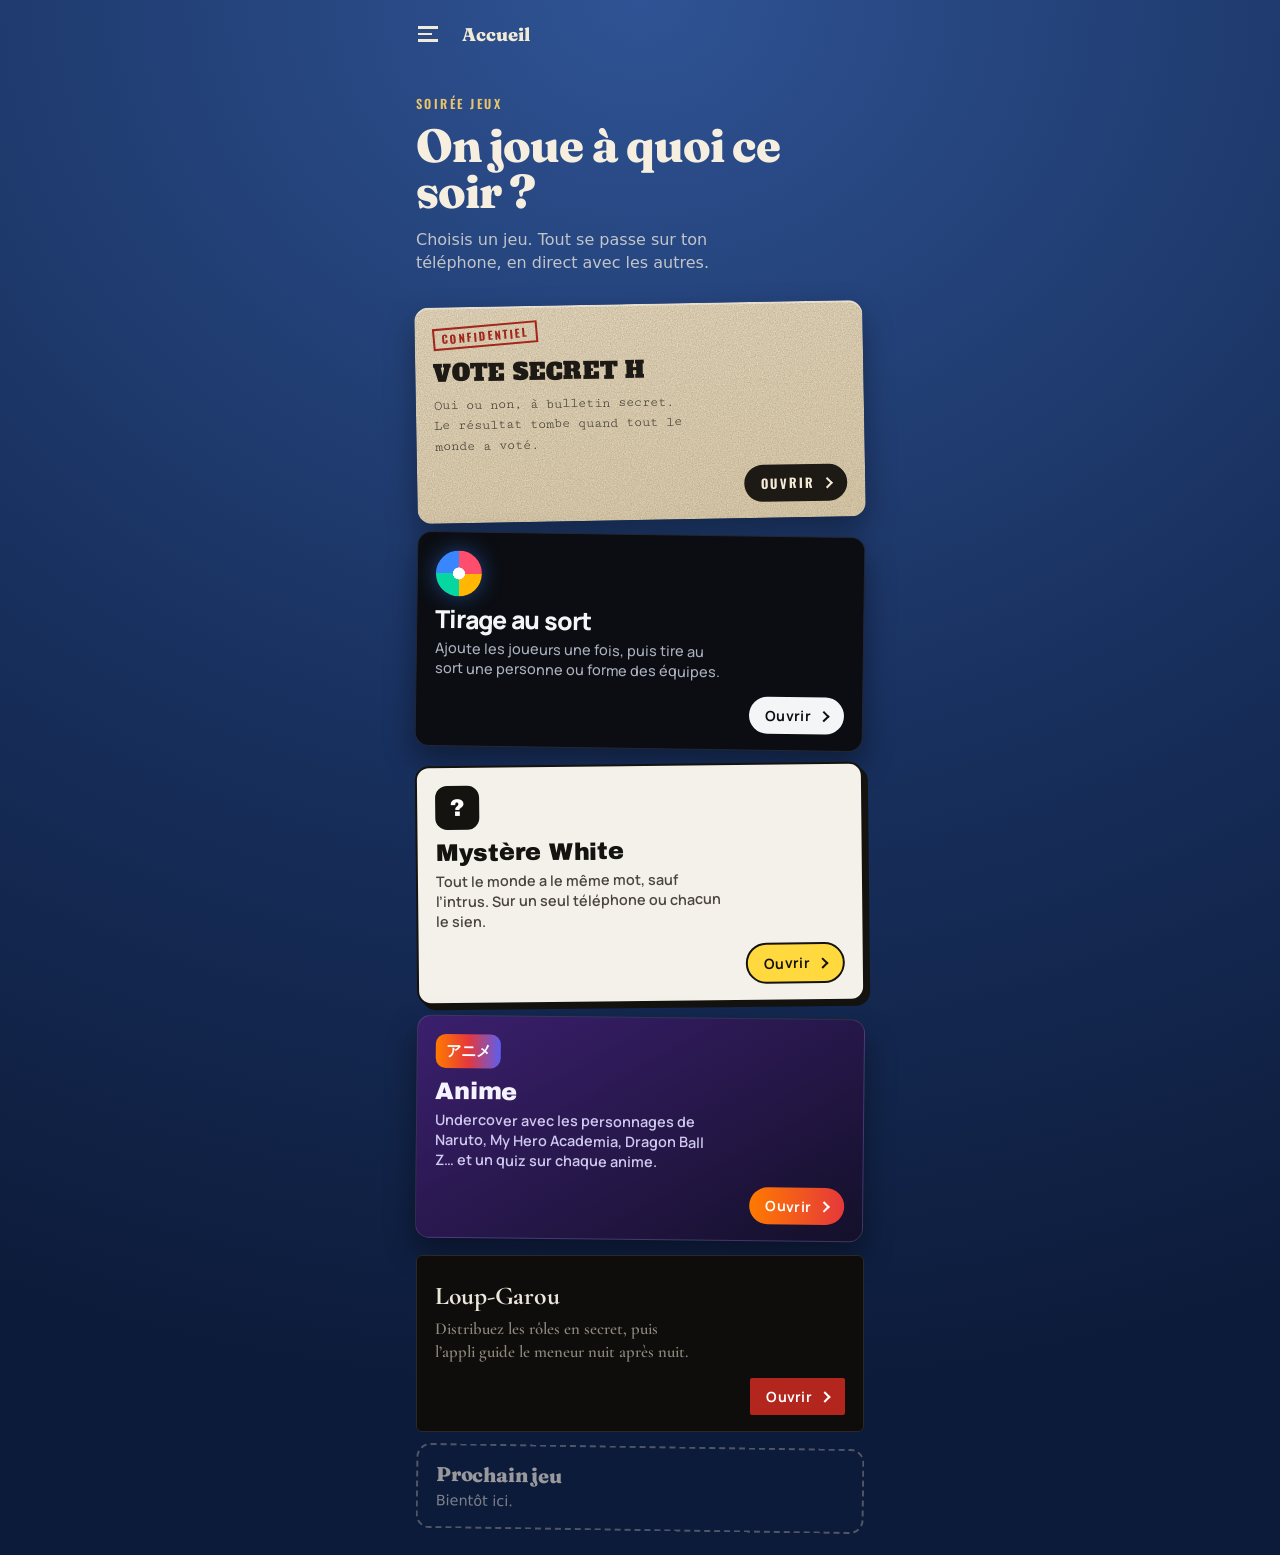
<file: index.html>
<!DOCTYPE html>
<html lang="fr">
<head>
<meta charset="UTF-8">
<meta name="viewport" content="width=device-width, initial-scale=1.0, viewport-fit=cover, interactive-widget=resizes-content">
<meta name="apple-mobile-web-app-capable" content="yes">
<meta name="mobile-web-app-capable" content="yes">
<meta name="apple-mobile-web-app-status-bar-style" content="black-translucent">
<meta name="apple-mobile-web-app-title" content="Vote H">
<meta name="format-detection" content="telephone=no">
<link rel="apple-touch-icon" href="data:image/svg+xml,%3Csvg xmlns='http://www.w3.org/2000/svg' viewBox='0 0 180 180'%3E%3Crect width='180' height='180' fill='%23efe4cc'/%3E%3Crect x='30' y='42' width='120' height='96' fill='none' stroke='%23a3261b' stroke-width='12' transform='rotate(-8 90 90)'/%3E%3Ctext x='90' y='114' font-family='Arial Black,sans-serif' font-weight='900' font-size='66' text-anchor='middle' fill='%23a3261b' transform='rotate(-8 90 90)'%3EH%3C/text%3E%3C/svg%3E">
<meta name="theme-color" content="#15110e">
<meta name="color-scheme" content="dark">
<title>Vote secret H</title>
<link rel="icon" href="data:image/svg+xml,%3Csvg xmlns='http://www.w3.org/2000/svg' viewBox='0 0 64 64'%3E%3Crect width='64' height='64' rx='6' fill='%23efe4cc'/%3E%3Crect x='10' y='14' width='44' height='36' fill='none' stroke='%23a3261b' stroke-width='5' transform='rotate(-8 32 32)'/%3E%3Ctext x='32' y='41' font-family='Arial Black,sans-serif' font-weight='900' font-size='24' text-anchor='middle' fill='%23a3261b' transform='rotate(-8 32 32)'%3EH%3C/text%3E%3C/svg%3E">
<link rel="preconnect" href="https://ntfy.sh" crossorigin>
<link rel="preconnect" href="https://fonts.googleapis.com">
<link rel="preconnect" href="https://fonts.gstatic.com" crossorigin>
<link href="https://fonts.googleapis.com/css2?family=Alfa+Slab+One&family=Oswald:wght@500;600;700&family=Cutive+Mono&family=Fraunces:opsz,wght@9..144,600;9..144,800&family=Manrope:wght@500;600;700;800&family=Archivo+Black&family=Cinzel:wght@600;800&family=Cormorant+Garamond:wght@500;600;700&display=swap" rel="stylesheet" media="print" onload="this.media='all'">
<link rel="stylesheet" href="styles.css">
</head>
<body>
<div class="scrim" id="scrim"></div>
<!-- Menu latéral : un bouton par onglet (data-tab = id du module sans « mod- ») -->
<aside class="sidenav" id="side">
  <a class="mark" href="./"><span class="mark-t">c’est la folie.</span></a>
  <nav class="tabs">
    <p class="tabs-t">Jeux</p>
    <button class="tab" data-tab="accueil"><i class="ti"></i>Accueil</button>
    <button class="tab" data-tab="vote"><i class="ti"></i>Vote secret H</button>
    <button class="tab" data-tab="roue"><i class="ti"></i>Tirage au sort</button>
    <button class="tab" data-tab="mw"><i class="ti"></i>Mystère White</button>
    <button class="tab" data-tab="anime"><i class="ti"></i>Anime</button>
    <button class="tab" data-tab="lg"><i class="ti"></i>Loup-Garou</button>
  </nav>
  <p class="sidenav-foot"></p>
</aside>

<header class="top">
  <button class="burger" id="burger" aria-label="Ouvrir le menu"><span></span><span></span><span></span></button>
  <span class="top-title" id="topTitle">Vote secret H</span>
  <span class="live" id="voteLive"><i></i><span>connexion</span></span>
</header>

<!--
  Chaque onglet est un « module » : une <section class="module" id="mod-xxx"> ici,
  un bouton <button class="tab" data-tab="xxx"> dans le menu, et son propre fichier JS.
-->
<main class="modules">

  <!-- ===== Accueil (style propre au site : table de jeux) ===== -->
  <section class="module home" id="mod-accueil" data-title="Accueil">
    <p class="h-kicker">Soirée jeux</p>
    <h2 class="h-title">On joue à quoi ce soir&nbsp;?</h2>
    <p class="h-sub">Choisis un jeu. Tout se passe sur ton téléphone, en direct avec les autres.</p>
    <div class="h-games">
      <button class="h-card h-vote" data-go="vote">
        <span class="h-stamp">Confidentiel</span>
        <span class="h-name">Vote secret H</span>
        <span class="h-desc">Oui ou non, à bulletin secret. Le résultat tombe quand tout le monde a voté.</span>
        <span class="h-go">Ouvrir</span>
      </button>
      <button class="h-card h-wheel" data-go="roue">
        <span class="h-wheel-ico" aria-hidden="true"></span>
        <span class="h-name">Tirage au sort</span>
        <span class="h-desc">Ajoute les joueurs une fois, puis tire au sort une personne ou forme des équipes.</span>
        <span class="h-go">Ouvrir</span>
      </button>
      <button class="h-card h-mw" data-go="mw">
        <span class="h-mw-ico" aria-hidden="true">?</span>
        <span class="h-name">Mystère White</span>
        <span class="h-desc">Tout le monde a le même mot, sauf l’intrus. Sur un seul téléphone ou chacun le sien.</span>
        <span class="h-go">Ouvrir</span>
      </button>
      <button class="h-card h-anime" data-go="anime">
        <span class="h-anime-ico" aria-hidden="true">アニメ</span>
        <span class="h-name">Anime</span>
        <span class="h-desc">Undercover avec les personnages de Naruto, My Hero Academia, Dragon Ball Z… et un quiz sur chaque anime.</span>
        <span class="h-go">Ouvrir</span>
      </button>
      <button class="h-card h-lg" data-go="lg">
        <span class="h-lg-moon" aria-hidden="true"></span>
        <span class="h-name">Loup-Garou</span>
        <span class="h-desc">Distribuez les rôles en secret, puis l’appli guide le meneur nuit après nuit.</span>
        <span class="h-go">Ouvrir</span>
      </button>
      <div class="h-card h-soon">
        <span class="h-name">Prochain jeu</span>
        <span class="h-desc">Bientôt ici.</span>
      </div>
    </div>
  </section>

  <!-- ===== Module : vote oui / non ===== -->
  <section class="module" id="mod-vote" data-title="Vote secret H">
    <div class="dossier">
    <div class="tag"><span class="stamp-s">Confidentiel</span><span id="vRound">Manche 1</span></div>
    <h2 class="q">Ton bulletin</h2>

    <div class="vote-btns">
      <button class="vote-btn oui" data-v="oui"><b>Oui</b></button>
      <button class="vote-btn non" data-v="non"><b>Non</b></button>
    </div>
    <p class="mine" id="voteMine">Vote à bulletin secret.</p>

    <div class="board">
      <div class="score">
        <div class="side oui"><span class="lbl">Oui</span><span class="n" id="vOuiN">0</span><span class="p" id="vOuiP">0%</span></div>
        <span class="vs"></span>
        <div class="side non"><span class="lbl">Non</span><span class="n" id="vNonN">0</span><span class="p" id="vNonP">0%</span></div>
      </div>
      <div class="split"><div id="vOuiBar"></div><div id="vNonBar"></div></div>
      <div class="progress"><span id="vTotal">0 vote</span><span class="segs" id="vDots"></span></div>
    </div>

    <div class="reveal" id="vLastWrap"><div><div class="last" id="vLast"></div></div></div>
    </div>

    <button class="admin-link" id="btnAdmin">admin</button>

    <div class="reveal" id="adminWrap"><div>
      <div class="admin">
        <div class="admin-top"><span class="tag-s">Accès restreint</span><button class="ghost" id="btnAdminOut">quitter</button></div>
        <label for="votePlayers">Joueurs attendus</label>
        <div class="stepper">
          <button id="plMinus" aria-label="Moins">−</button>
          <input type="number" id="votePlayers" min="0" max="99" step="1" inputmode="numeric" placeholder="∞">
          <button id="plPlus" aria-label="Plus">+</button>
        </div>
        <p class="note">Une fois ce nombre de bulletins atteint, le résultat tombe et une nouvelle manche démarre.</p>
        <button class="danger" id="btnVoteReset">Tout remettre à zéro</button>
      </div>
    </div></div>
  </section>

  <!-- ===== Module : roue du hasard ===== -->
  <section class="module roue" id="mod-roue" data-title="Tirage au sort">
    <div class="r-mode" role="tablist">
      <button class="r-mode-b" data-mode="solo">Individuel</button>
      <button class="r-mode-b" data-mode="teams">Équipes</button>
      <span class="r-mode-k" aria-hidden="true"></span>
    </div>

    <p class="r-sync" id="rSync"><i></i><span>Connexion…</span></p>
    <div class="r-stage" id="rStage"><div class="r-grid" id="rGrid"></div></div>

    <div class="r-opts" id="rOptsSolo">
      <label class="r-check"><input type="checkbox" id="rRemove"><span></span>Retirer la personne tirée</label>
    </div>
    <div class="r-opts" id="rOptsTeams">
      <span class="r-lbl">Équipes</span>
      <div class="r-stepper">
        <button id="rTeamMinus" aria-label="Moins d'équipes">−</button>
        <b id="rTeamN">2</b>
        <button id="rTeamPlus" aria-label="Plus d'équipes">+</button>
      </div>
    </div>

    <button class="r-go" id="rSpin">Lancer</button>

    <div class="reveal" id="rResultWrap"><div><div class="r-result" id="rResult"></div></div></div>

    <div class="r-players">
      <div class="r-players-h"><span>Joueurs <em id="rCount">0</em></span><button class="r-link" id="rBack">Remettre tout le monde</button></div>
      <form class="r-add" id="rAdd" autocomplete="off">
        <input id="rName" maxlength="24" placeholder="Prénom" enterkeyhint="done">
        <button type="submit">Ajouter</button>
      </form>
      <div class="r-chips" id="rChips"></div>
      <button class="r-link r-clear" id="rClear">Effacer la liste</button>
    </div>
  </section>

  <!-- ===== Module : Mystère White ===== -->
  <section class="module mw" id="mod-mw" data-title="Mystère White">
    <div id="mwView"></div>
  </section>

  <!-- ===== Module : Anime (Undercover + quiz) ===== -->
  <section class="module mw anime" id="mod-anime" data-title="Anime">
    <div class="an-subs" role="tablist">
      <button class="an-sub" data-sub="quiz">Quiz</button>
      <button class="an-sub" data-sub="uc">Undercover</button>
    </div>
    <div class="an-pane an-pane-quiz" id="anQuiz"></div>
    <div class="an-pane an-pane-uc" id="anUc"></div>
  </section>

  <!-- ===== Module : Loup-Garou ===== -->
  <section class="module lg" id="mod-lg" data-title="Loup-Garou">
    <div id="lgView"></div>
  </section>

</main>

<div class="toast" id="toast" role="status" aria-live="polite"></div>
<script src="app.js"></script>
<script src="vote.js"></script>
<script src="roue.js"></script>
<script src="mw.js"></script>
<script src="anime.js"></script>
<script src="lg.js"></script>
</body>
</html>
</file>
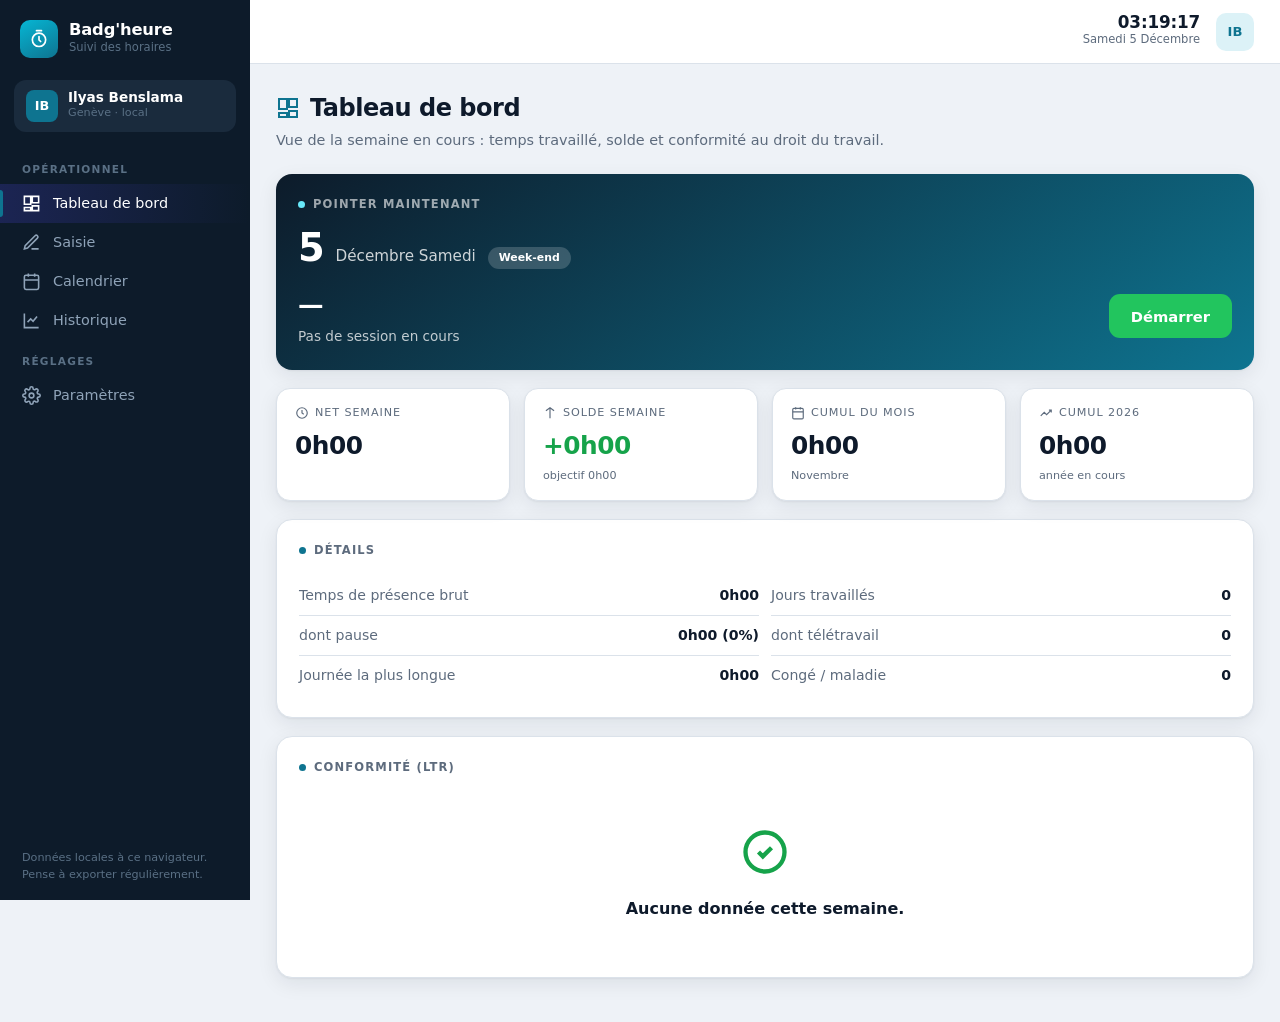
<file: heures.html>
<!DOCTYPE html>
<html lang="fr">
<head>
<meta charset="UTF-8">
<meta name="viewport" content="width=device-width, initial-scale=1.0, viewport-fit=cover">
<meta name="apple-mobile-web-app-capable" content="yes">
<meta name="mobile-web-app-capable" content="yes">
<meta name="apple-mobile-web-app-status-bar-style" content="black-translucent">
<meta name="apple-mobile-web-app-title" content="Badg'heure">
<meta name="format-detection" content="telephone=no">
<meta name="theme-color" content="#0d1b2a" media="(prefers-color-scheme: dark)">
<meta name="theme-color" content="#eef2f7" media="(prefers-color-scheme: light)">
<link rel="apple-touch-icon" href="data:image/svg+xml,%3Csvg xmlns='http://www.w3.org/2000/svg' viewBox='0 0 180 180'%3E%3Crect width='180' height='180' rx='40' fill='%230e7490'/%3E%3Cg fill='none' stroke='%23fff' stroke-width='11' stroke-linecap='round'%3E%3Ccircle cx='90' cy='98' r='55'/%3E%3Cpath d='M90 68v30l15 15M68 20h44'/%3E%3C/g%3E%3C/svg%3E">
<title>Badg'heure — Mes horaires</title>
<style>
  :root{
    --bg:#eef2f7;--panel:#ffffff;--nav:#0d1b2a;--nav-hover:#1a2b3d;--nav-active:#0891b2;
    --nav-text:#8fa3b8;--nav-title:#5a7085;--ink:#0e1a2b;--muted:#5d6b7d;--line:#dbe2ea;
    --brand:#0e7490;--brand-soft:#dcf2f7;--green:#16a34a;--green-soft:#e9f7ef;
    --amber:#d97706;--amber-soft:#fdf3e7;--red:#dc2626;--red-soft:#fdecec;--cyan:#06b6d4;
    --r:16px;--shadow:0 1px 2px rgba(14,26,43,.05),0 6px 20px rgba(14,26,43,.08);
  }
  *{box-sizing:border-box;margin:0;padding:0}
  html{-webkit-text-size-adjust:100%}
  body{font-family:ui-sans-serif,system-ui,-apple-system,"Segoe UI",Roboto,sans-serif;background:var(--bg);color:var(--ink);line-height:1.5;-webkit-tap-highlight-color:transparent;overscroll-behavior-y:none}
  button{-webkit-tap-highlight-color:transparent}
  .app{display:flex;min-height:100vh;min-height:100dvh}
  .sidebar{width:250px;background:var(--nav);color:var(--nav-text);flex:none;display:flex;flex-direction:column;position:sticky;top:0;height:100vh;height:100dvh;overflow-y:auto;padding-top:env(safe-area-inset-top);padding-bottom:env(safe-area-inset-bottom);-webkit-overflow-scrolling:touch}
  .side-brand{display:flex;align-items:center;gap:11px;padding:20px 20px 22px}
  .side-brand .logo{width:38px;height:38px;border-radius:10px;background:linear-gradient(150deg,#06b6d4,#0e7490);display:flex;align-items:center;justify-content:center;flex:none}
  .side-brand .logo svg{width:20px;height:20px;color:#fff}
  .side-brand .bt{font-weight:700;color:#fff;font-size:1.02rem;letter-spacing:-.01em;line-height:1.1}
  .side-brand .bs{font-size:.72rem;color:var(--nav-title)}
  .side-user{margin:0 14px 16px;background:var(--nav-hover);border-radius:12px;padding:10px 12px;display:flex;align-items:center;gap:10px}
  .side-user .av{width:32px;height:32px;border-radius:8px;background:var(--brand);color:#fff;display:flex;align-items:center;justify-content:center;font-weight:700;font-size:.8rem;flex:none}
  .side-user .un{color:#fff;font-weight:600;font-size:.85rem;line-height:1.1}
  .side-user .uo{font-size:.7rem;color:var(--nav-title)}
  .nav-title{font-size:.66rem;text-transform:uppercase;letter-spacing:.12em;color:var(--nav-title);padding:14px 22px 6px;font-weight:700}
  .nav-item{display:flex;align-items:center;gap:12px;padding:10px 22px;color:var(--nav-text);cursor:pointer;font-size:.9rem;font-weight:500;border:none;background:none;width:100%;text-align:left;font-family:inherit;transition:.12s;position:relative}
  .nav-item svg{width:19px;height:19px;flex:none}
  .nav-item:hover{background:var(--nav-hover);color:#fff}
  .nav-item.active{color:#fff;background:linear-gradient(90deg,rgba(79,70,229,.22),transparent)}
  .nav-item.active::before{content:"";position:absolute;left:0;top:6px;bottom:6px;width:3px;background:var(--brand);border-radius:0 3px 3px 0}
  .side-foot{margin-top:auto;padding:16px 22px;font-size:.7rem;color:var(--nav-title)}
  .main{flex:1;min-width:0;display:flex;flex-direction:column}
  .topbar{background:var(--panel);border-bottom:1px solid var(--line);padding:0 26px;padding-left:max(26px,env(safe-area-inset-left));padding-right:max(26px,env(safe-area-inset-right));padding-top:env(safe-area-inset-top);height:calc(64px + env(safe-area-inset-top));display:flex;align-items:center;gap:16px;position:sticky;top:0;z-index:20;-webkit-backdrop-filter:saturate(1.4) blur(8px);backdrop-filter:saturate(1.4) blur(8px)}
  .burger{display:none;background:none;border:none;cursor:pointer;color:var(--muted);padding:8px;margin:-4px;border-radius:10px;touch-action:manipulation;-webkit-tap-highlight-color:transparent}
  .burger:active{background:var(--line)}
  .burger svg{width:24px;height:24px;display:block}
  .topbar .clock{margin-left:auto;text-align:right}
  .topbar .clock .t{font-variant-numeric:tabular-nums;font-weight:700;font-size:1.05rem;letter-spacing:-.01em;line-height:1}
  .topbar .clock .d{font-size:.72rem;color:var(--muted);text-transform:capitalize}
  .topbar .badge-ib{width:38px;height:38px;border-radius:10px;background:var(--brand-soft);color:var(--brand);display:flex;align-items:center;justify-content:center;font-weight:700;font-size:.82rem}
  .content{padding:26px;padding-left:max(26px,env(safe-area-inset-left));padding-right:max(26px,env(safe-area-inset-right));padding-bottom:calc(26px + env(safe-area-inset-bottom));max-width:1080px;width:100%}
  .page-head{margin-bottom:22px}
  .page-head h1{font-size:1.5rem;letter-spacing:-.02em;display:flex;align-items:center;gap:10px}
  .page-head h1 svg{width:24px;height:24px;color:var(--brand)}
  .page-head p{color:var(--muted);font-size:.9rem;margin-top:4px}
  .view{display:none}
  .view.active{display:block;animation:fade .25s ease}
  @keyframes fade{from{opacity:0;transform:translateY(6px)}to{opacity:1;transform:none}}
  .card{background:var(--panel);border:1px solid var(--line);border-radius:var(--r);box-shadow:var(--shadow);padding:22px;margin-bottom:18px}
  .card-h{font-size:.72rem;text-transform:uppercase;letter-spacing:.1em;color:var(--muted);font-weight:700;margin-bottom:16px;display:flex;align-items:center;gap:8px}
  .card-h .d{width:7px;height:7px;border-radius:50%;background:var(--brand)}
  .stats{display:grid;grid-template-columns:repeat(4,1fr);gap:14px;margin-bottom:18px}
  @media(max-width:760px){.stats{grid-template-columns:repeat(2,1fr)}}
  .stat{background:var(--panel);border:1px solid var(--line);border-radius:14px;padding:16px 18px;box-shadow:var(--shadow)}
  .stat .k{font-size:.7rem;text-transform:uppercase;letter-spacing:.08em;color:var(--muted);display:flex;align-items:center;gap:6px}
  .stat .k svg{width:14px;height:14px}
  .stat .v{font-size:1.55rem;font-weight:700;letter-spacing:-.02em;font-variant-numeric:tabular-nums;margin-top:6px}
  .stat .v.pos{color:var(--green)}.stat .v.neg{color:var(--red)}
  .punch{background:linear-gradient(145deg,#0d1b2a,#0e7490);color:#fff;border:none}
  .punch .card-h{color:rgba(255,255,255,.6)}.punch .card-h .d{background:#67e8f9}
  .punch-day{display:flex;align-items:baseline;gap:12px;margin-bottom:16px;flex-wrap:wrap}
  .punch-day .n{font-size:2.4rem;font-weight:800;line-height:1;letter-spacing:-.03em}
  .punch-day .t{font-size:.95rem;color:rgba(255,255,255,.8);text-transform:capitalize}
  .punch-day .pill{font-size:.68rem;font-weight:700;padding:3px 11px;border-radius:20px;background:#fbbf24;color:#0d1b2a}
  .punch-day .pill.we{background:rgba(255,255,255,.18);color:#fff}
  .punch-row{display:flex;align-items:center;justify-content:space-between;gap:16px;flex-wrap:wrap}
  .punch-state b{display:block;font-size:1.6rem;font-variant-numeric:tabular-nums;font-weight:700;letter-spacing:-.01em}
  .punch-state span{font-size:.85rem;color:rgba(255,255,255,.75)}
  .punch-btns{display:flex;gap:10px;flex-wrap:wrap}
  .btn{border:none;border-radius:11px;padding:12px 22px;min-height:44px;font-size:.92rem;font-weight:600;cursor:pointer;font-family:inherit;transition:.1s;display:inline-flex;align-items:center;justify-content:center;gap:7px;touch-action:manipulation;-webkit-user-select:none;user-select:none}
  .btn:active{transform:scale(.97)}
  .btn:active{transform:translateY(1px)}.btn svg{width:17px;height:17px}
  .btn-primary{background:var(--brand);color:#fff}.btn-primary:hover{background:#0c5c73}
  .btn-go{background:#22c55e;color:#fff}.btn-stop{background:#f43f5e;color:#fff}
  .btn-amber{background:#fbbf24;color:#0d1b2a}
  .btn-light{background:rgba(255,255,255,.16);color:#fff;border:1px solid rgba(255,255,255,.25)}
  .btn-full{width:100%;justify-content:center;margin-top:6px}
  .chip{background:var(--panel);border:1px solid var(--line);border-radius:10px;padding:9px 14px;font-size:.85rem;font-weight:600;cursor:pointer;font-family:inherit;color:var(--ink);display:inline-flex;align-items:center;gap:6px}
  .chip:hover{border-color:var(--brand);color:var(--brand)}.chip svg{width:15px;height:15px}
  .field{margin-bottom:14px}
  label{display:block;font-size:.76rem;font-weight:600;color:var(--muted);margin-bottom:6px}
  input,select{width:100%;border:1px solid var(--line);border-radius:10px;padding:11px 13px;min-height:44px;font-size:.95rem;font-family:inherit;background:#fff;color:var(--ink);font-variant-numeric:tabular-nums;-webkit-appearance:none;appearance:none}
  input[type=date],input[type=time]{min-height:44px}
  input:focus,select:focus{outline:2px solid var(--brand);outline-offset:1px;border-color:var(--brand)}
  input:disabled{opacity:.45}
  .row2{display:grid;grid-template-columns:1fr 1fr;gap:12px}
  .hint{font-size:.74rem;color:var(--muted);margin-top:4px}
  .sublbl{font-weight:500;text-transform:none;letter-spacing:0}
  .daybadge{display:flex;align-items:center;gap:9px;font-size:.9rem;font-weight:600;background:var(--brand-soft);border-radius:11px;padding:10px 13px;margin-bottom:14px;text-transform:capitalize;color:var(--brand)}
  .daybadge .dot{width:8px;height:8px;border-radius:50%;background:var(--brand);flex:none}
  .daybadge .dot.we{background:var(--muted)}.daybadge .dot.fe{background:var(--amber)}
  .daybadge .flag{margin-left:auto;font-size:.7rem;font-weight:700;padding:2px 10px;border-radius:20px;text-transform:none}
  .daybadge .flag.we{background:#e5e7eb;color:var(--muted)}.daybadge .flag.fe{background:var(--amber-soft);color:var(--amber)}
  .pause-box{border:1px solid var(--line);border-radius:12px;padding:14px;background:#fbfbfe;margin-bottom:14px}
  .pause-box .lr{display:flex;align-items:center;justify-content:space-between;margin-bottom:10px}
  .pause-box .lr label{margin:0}
  .pause-dur{font-size:.82rem;font-weight:700;color:var(--brand);font-variant-numeric:tabular-nums}
  .pausebtns{display:flex;gap:7px;flex-wrap:wrap}
  .pausebtn{flex:1;min-width:52px;border:1px solid var(--line);background:#fff;border-radius:9px;padding:10px 6px;font-size:.9rem;font-weight:700;cursor:pointer;font-family:inherit;color:var(--ink);transition:.12s;font-variant-numeric:tabular-nums}
  .pausebtn:hover{border-color:var(--brand);color:var(--brand)}
  .pausebtn.on{background:var(--brand);color:#fff;border-color:var(--brand)}
  .pausebtn.custom{flex:1.2}
  .pause-custom{display:none;margin-top:10px}
  .pause-custom.show{display:block}
  /* Modale */
  .modal-scrim{display:none;position:fixed;inset:0;background:rgba(23,27,46,.5);z-index:70;align-items:center;justify-content:center;padding:20px;backdrop-filter:blur(2px)}
  .modal-scrim.show{display:flex}
  .modal{background:var(--panel);border-radius:18px;padding:24px;width:min(400px,100%);box-shadow:0 20px 50px rgba(23,27,46,.3)}
  .modal h3{font-size:1.2rem;letter-spacing:-.02em;margin-bottom:6px}
  .modal-sub{font-size:.88rem;color:var(--muted);margin-bottom:18px}
  .modal label{font-size:.76rem;font-weight:600;color:var(--muted)}
  .modal-actions{display:flex;gap:10px;margin-top:18px}
  .modal-actions .btn{flex:1;justify-content:center}
  .btn-light-2{background:#eef0f4;color:var(--ink)}
  .btn-light-2:hover{background:#e2e6ee}
  .alert{display:flex;gap:11px;align-items:flex-start;font-size:.85rem;padding:12px 15px;border-radius:12px;border:1px solid;margin-bottom:10px}
  .alert.warn{background:var(--amber-soft);border-color:#f0d19a;color:#92500a}
  .alert.bad{background:var(--red-soft);border-color:#f0b4b4;color:#991b1b}
  .alert.ok{background:var(--green-soft);border-color:#b7e4c9;color:#166534}
  .alert .i{font-weight:800;flex:none}
  .empty-ok{text-align:center;padding:34px 20px}
  .empty-ok svg{width:52px;height:52px;color:var(--green);margin-bottom:12px}
  .empty-ok p{font-weight:700;color:var(--ink)}
  .toolbar{display:flex;gap:10px;align-items:center;flex-wrap:wrap;margin-bottom:16px}
  .toolbar .spacer{flex:1}
  .weeksel{display:flex;align-items:center;gap:8px;font-size:.9rem;font-weight:700}
  .weeksel button{width:34px;height:34px;border-radius:9px;border:1px solid var(--line);background:#fff;cursor:pointer;color:var(--ink);font-size:1rem}
  .weeksel button:hover{border-color:var(--brand);color:var(--brand)}
  table{width:100%;border-collapse:collapse;font-size:.87rem}
  th,td{text-align:left;padding:11px 10px;border-bottom:1px solid var(--line);font-variant-numeric:tabular-nums;white-space:nowrap}
  th{font-size:.68rem;text-transform:uppercase;letter-spacing:.06em;color:var(--muted);font-weight:700}
  tr:last-child td{border-bottom:none}
  tbody tr:hover{background:#fafbff}
  .tag{display:inline-block;font-size:.68rem;font-weight:700;padding:3px 9px;border-radius:20px}
  .tag.n{background:var(--brand-soft);color:var(--brand)}.tag.we{background:#eef0f4;color:var(--muted)}
  .tag.fe{background:var(--amber-soft);color:var(--amber)}
  .net.pos{color:var(--green);font-weight:700}.net.neg{color:var(--red);font-weight:700}
  .del{background:none;border:none;color:var(--muted);cursor:pointer;font-size:.95rem;padding:3px 7px;border-radius:7px}
  .del:hover{background:var(--red-soft);color:var(--red)}
  .empty{text-align:center;color:var(--muted);padding:32px;font-size:.9rem}
  @media(max-width:640px){.tablewrap{overflow-x:auto}table{min-width:600px}}
  .toast{position:fixed;bottom:24px;left:50%;transform:translateX(-50%) translateY(20px);background:var(--nav);color:#fff;padding:12px 22px;border-radius:12px;font-size:.88rem;font-weight:600;box-shadow:var(--shadow);opacity:0;pointer-events:none;transition:.25s;z-index:60}
  .toast.show{opacity:1;transform:translateX(-50%) translateY(0)}
  .set-actions{display:flex;gap:10px;flex-wrap:wrap}
  .scrim{display:none;position:fixed;inset:0;background:rgba(23,27,46,.5);z-index:29}

  /* Calendrier semaine */
  .cal-grid{display:grid;grid-template-columns:repeat(7,1fr);gap:10px}
  @media(max-width:760px){.cal-grid{grid-template-columns:1fr;gap:8px}}
  .cal-day{background:var(--panel);border:1px solid var(--line);border-radius:13px;padding:12px;cursor:pointer;transition:.12s;min-height:118px;display:flex;flex-direction:column;position:relative}
  .cal-day:hover{border-color:var(--brand);box-shadow:var(--shadow);transform:translateY(-2px)}
  .cal-day.today{border-color:var(--brand);box-shadow:0 0 0 2px var(--brand-soft)}
  .cal-day.we{background:#fafbfd}
  .cal-day.fe{background:var(--amber-soft)}
  .cal-dh{display:flex;align-items:baseline;justify-content:space-between;margin-bottom:8px}
  .cal-dh .wd{font-size:.68rem;text-transform:uppercase;letter-spacing:.06em;color:var(--muted);font-weight:700}
  .cal-dh .dn{font-size:1.15rem;font-weight:700;letter-spacing:-.02em}
  .cal-day.fe .cal-dh .dn{color:var(--amber)}
  .cal-net{font-size:1rem;font-weight:700;font-variant-numeric:tabular-nums;letter-spacing:-.01em}
  .cal-sub{font-size:.68rem;color:var(--muted);margin-top:auto}
  .cal-empty{font-size:.7rem;color:var(--muted);opacity:.7;margin-top:auto}
  .cal-fe-tag{font-size:.62rem;font-weight:700;color:var(--amber);line-height:1.1;margin-bottom:4px}
  /* barre temporelle */
  .tbar{height:8px;border-radius:5px;background:#eef0f6;position:relative;overflow:hidden;margin:6px 0}
  .tbar .work{position:absolute;top:0;bottom:0;background:linear-gradient(90deg,#22d3ee,#0e7490);border-radius:5px}
  .tbar .brk{position:absolute;top:0;bottom:0;background:repeating-linear-gradient(45deg,#fbbf24,#fbbf24 3px,#f59e0b 3px,#f59e0b 6px)}
  .cal-plus{position:absolute;top:8px;right:8px;width:20px;height:20px;border-radius:6px;background:var(--brand-soft);color:var(--brand);display:flex;align-items:center;justify-content:center;font-size:.9rem;font-weight:700;opacity:0;transition:.12s}
  .cal-day:hover .cal-plus{opacity:1}
  .cal-legend{display:flex;gap:16px;flex-wrap:wrap;margin-top:14px;font-size:.74rem;color:var(--muted)}
  .cal-legend span{display:inline-flex;align-items:center;gap:6px}
  .cal-legend i{width:14px;height:8px;border-radius:3px;display:inline-block}

  /* Récap saisie live */
  .recap{background:linear-gradient(145deg,#f6f7fe,#eef0fe);border:1px solid var(--brand-soft);border-radius:13px;padding:14px 16px;margin-bottom:16px}
  .recap-top{display:flex;align-items:center;justify-content:space-between;margin-bottom:10px}
  .recap-top .rt-net{font-size:1.5rem;font-weight:800;color:var(--brand);letter-spacing:-.02em;font-variant-numeric:tabular-nums}
  .recap-top .rt-lbl{font-size:.72rem;text-transform:uppercase;letter-spacing:.08em;color:var(--muted);font-weight:700}
  .recap .tbar{height:12px;margin:8px 0 6px}
  .recap-scale{display:flex;justify-content:space-between;font-size:.68rem;color:var(--muted);font-variant-numeric:tabular-nums}
  .recap-chips{display:flex;gap:8px;flex-wrap:wrap;margin-top:10px}
  .recap-chip{background:#fff;border:1px solid var(--line);border-radius:8px;padding:5px 10px;font-size:.74rem;font-weight:600;color:var(--ink)}
  .recap-chip b{color:var(--brand)}

  /* stats détaillées */
  .stat .sub2{font-size:.7rem;color:var(--muted);margin-top:3px;font-weight:500}
  .detail-grid{display:grid;grid-template-columns:1fr 1fr;gap:12px}
  @media(max-width:640px){.detail-grid{grid-template-columns:1fr}}
  .drow{display:flex;align-items:center;justify-content:space-between;padding:9px 0;border-bottom:1px solid var(--line);font-size:.88rem}
  .drow:last-child{border-bottom:none}
  .drow .dk{color:var(--muted)}
  .drow .dv{font-weight:700;font-variant-numeric:tabular-nums}
  .seg{display:flex;height:26px;border-radius:8px;overflow:hidden;background:#eef0f6;font-size:.7rem;font-weight:700;color:#fff}
  .seg div{display:flex;align-items:center;justify-content:center;min-width:0}
  @media(max-width:860px){
    .main{min-height:100dvh}
    .sidebar{position:fixed;left:0;top:0;z-index:30;transform:translateX(-100%);transition:transform .25s;box-shadow:2px 0 24px rgba(0,0,0,.28)}
    .sidebar.open{transform:translateX(0)}
    .scrim.show{display:block}.burger{display:block}
    .content{padding:18px;padding-left:max(18px,env(safe-area-inset-left));padding-right:max(18px,env(safe-area-inset-right));padding-bottom:calc(22px + env(safe-area-inset-bottom))}
    /* iOS : empêcher le zoom auto au focus (tout champ < 16px déclenche un zoom) */
    input,select,textarea{font-size:16px}
    .nav-item{padding-top:13px;padding-bottom:13px}
    .pausebtn{min-height:44px;padding:11px 8px}
    .chip{min-height:40px}
  }
  @media(max-width:420px){
    .topbar{padding-left:max(16px,env(safe-area-inset-left));padding-right:max(16px,env(safe-area-inset-right))}
    .page-head h1{font-size:1.3rem}
  }
</style>
</head>
<body>
<div class="app">
  <aside class="sidebar" id="sidebar">
    <div class="side-brand">
      <div class="logo"><svg viewBox="0 0 24 24" fill="none" stroke="currentColor" stroke-width="2" stroke-linecap="round"><circle cx="12" cy="13" r="8"/><path d="M12 9v4l2 2M9 2h6"/></svg></div>
      <div><div class="bt">Badg'heure</div><div class="bs">Suivi des horaires</div></div>
    </div>
    <div class="side-user">
      <div class="av">IB</div>
      <div><div class="un">Ilyas Benslama</div><div class="uo">Genève · local</div></div>
    </div>
    <div class="nav-title">Opérationnel</div>
    <button class="nav-item active" data-view="dash"><svg viewBox="0 0 24 24" fill="none" stroke="currentColor" stroke-width="2"><path d="M3 13h8V3H3zM13 21h8v-6h-8zM13 3v8h8V3zM3 21h8v-4H3z"/></svg>Tableau de bord</button>
    <button class="nav-item" data-view="saisie"><svg viewBox="0 0 24 24" fill="none" stroke="currentColor" stroke-width="2"><path d="M12 20h9M16.5 3.5a2.1 2.1 0 0 1 3 3L7 19l-4 1 1-4z"/></svg>Saisie</button>
    <button class="nav-item" data-view="cal"><svg viewBox="0 0 24 24" fill="none" stroke="currentColor" stroke-width="2"><rect x="3" y="4" width="18" height="18" rx="2"/><path d="M16 2v4M8 2v4M3 10h18"/></svg>Calendrier</button>
    <button class="nav-item" data-view="histo"><svg viewBox="0 0 24 24" fill="none" stroke="currentColor" stroke-width="2"><path d="M3 3v18h18M7 14l4-4 3 3 5-6"/></svg>Historique</button>
    <div class="nav-title">Réglages</div>
    <button class="nav-item" data-view="params"><svg viewBox="0 0 24 24" fill="none" stroke="currentColor" stroke-width="2"><circle cx="12" cy="12" r="3"/><path d="M19.4 15a1.65 1.65 0 0 0 .33 1.82l.06.06a2 2 0 1 1-2.83 2.83l-.06-.06a1.65 1.65 0 0 0-1.82-.33 1.65 1.65 0 0 0-1 1.51V21a2 2 0 0 1-4 0v-.09A1.65 1.65 0 0 0 9 19.4a1.65 1.65 0 0 0-1.82.33l-.06.06a2 2 0 1 1-2.83-2.83l.06-.06a1.65 1.65 0 0 0 .33-1.82 1.65 1.65 0 0 0-1.51-1H3a2 2 0 0 1 0-4h.09A1.65 1.65 0 0 0 4.6 9a1.65 1.65 0 0 0-.33-1.82l-.06-.06a2 2 0 1 1 2.83-2.83l.06.06a1.65 1.65 0 0 0 1.82.33H9a1.65 1.65 0 0 0 1-1.51V3a2 2 0 0 1 4 0v.09a1.65 1.65 0 0 0 1 1.51 1.65 1.65 0 0 0 1.82-.33l.06-.06a2 2 0 1 1 2.83 2.83l-.06.06a1.65 1.65 0 0 0-.33 1.82V9a1.65 1.65 0 0 0 1.51 1H21a2 2 0 0 1 0 4h-.09a1.65 1.65 0 0 0-1.51 1z"/></svg>Paramètres</button>
    <div class="side-foot">Données locales à ce navigateur.<br>Pense à exporter régulièrement.</div>
  </aside>
  <div class="scrim" id="scrim"></div>
  <div class="main">
    <div class="topbar">
      <button class="burger" id="burger"><svg viewBox="0 0 24 24" fill="none" stroke="currentColor" stroke-width="2" stroke-linecap="round"><path d="M3 12h18M3 6h18M3 18h18"/></svg></button>
      <div class="clock"><div class="t" id="liveClock">00:00:00</div><div class="d" id="liveDate">—</div></div>
      <div class="badge-ib">IB</div>
    </div>
    <div class="content">
      <section class="view active" id="view-dash">
        <div class="page-head"><h1><svg viewBox="0 0 24 24" fill="none" stroke="currentColor" stroke-width="2"><path d="M3 13h8V3H3zM13 21h8v-6h-8zM13 3v8h8V3zM3 21h8v-4H3z"/></svg>Tableau de bord</h1><p>Vue de la semaine en cours : temps travaillé, solde et conformité au droit du travail.</p></div>
        <section class="card punch">
          <div class="card-h"><span class="d"></span>Pointer maintenant</div>
          <div class="punch-day"><span class="n" id="pdN">—</span><span class="t" id="pdT">—</span><span class="pill" id="pdP" style="display:none"></span></div>
          <div class="punch-row">
            <div class="punch-state"><b id="punchTimer">—</b><span id="punchLabel">Pas de session en cours</span></div>
            <div class="punch-btns">
              <button class="btn btn-go" id="btnStart">Démarrer</button>
              <button class="btn btn-stop" id="btnStop" style="display:none">Arrêter</button>
            </div>
          </div>
        </section>
        <div class="stats" id="stats"></div>
        <div class="card">
          <div class="card-h"><span class="d"></span>Détails</div>
          <div class="detail-grid" id="dashDetail"></div>
        </div>
        <div class="card"><div class="card-h"><span class="d"></span>Conformité (LTr)</div><div id="alerts"></div></div>
      </section>
      <section class="view" id="view-saisie">
        <div class="page-head"><h1><svg viewBox="0 0 24 24" fill="none" stroke="currentColor" stroke-width="2"><path d="M12 20h9M16.5 3.5a2.1 2.1 0 0 1 3 3L7 19l-4 1 1-4z"/></svg>Saisie manuelle</h1><p>Ajoute une journée : arrivée, départ et heures de pause. La durée se calcule seule.</p></div>
        <div class="card" style="max-width:560px">
          <div class="field"><label for="d">Date</label><input type="date" id="d"></div>
          <div class="daybadge" id="dayBadge"><span class="dot" id="bDot"></span><span id="bTxt">—</span><span class="flag" id="bFlag" style="display:none"></span></div>
          <div class="row2"><div class="field"><label for="start">Arrivée</label><input type="time" id="start" value="08:00"></div><div class="field"><label for="end">Départ <span id="endAuto" style="color:var(--brand);font-weight:700;text-transform:none;letter-spacing:0">· auto</span></label><input type="time" id="end" value="17:00"></div></div>
          <div class="hint" id="endHint" style="margin:-8px 0 14px">Départ calculé pour atteindre tes heures dues. Modifie-le si tu finis plus tard.</div>
          <div class="pause-box">
            <div class="lr"><label>Pause</label><span class="pause-dur" id="pauseDur">1h00</span></div>
            <div class="pausebtns" id="pauseBtns">
              <button type="button" class="pausebtn" data-min="0">0</button>
              <button type="button" class="pausebtn" data-min="30">30 min</button>
              <button type="button" class="pausebtn" data-min="45">45 min</button>
              <button type="button" class="pausebtn on" data-min="60">60 min</button>
              <button type="button" class="pausebtn custom" data-min="-1">Autre…</button>
            </div>
            <div class="pause-custom" id="pauseCustom">
              <label for="pauseMin" class="sublbl">Durée personnalisée (minutes)</label>
              <input type="number" id="pauseMin" value="60" min="0" step="5" inputmode="numeric">
            </div>
          </div>
          <div class="field"><label for="type">Type de journée</label><select id="type"><option value="travail">Travail</option><option value="teletravail">Télétravail</option><option value="conges">Congé payé</option><option value="maladie">Maladie</option><option value="ferie">Férié</option></select></div>
          <div class="field"><label for="note">Note (optionnel)</label><input type="text" id="note" placeholder="ex. Inserres, Troinex…"></div>
          <div class="recap" id="recap">
            <div class="recap-top"><span class="rt-lbl">Temps net de la journée</span><span class="rt-net" id="recapNet">—</span></div>
            <div class="tbar" id="recapBar"></div>
            <div class="recap-scale"><span id="recapStart">—</span><span id="recapEnd">—</span></div>
            <div class="recap-chips" id="recapChips"></div>
          </div>
          <button class="btn btn-primary btn-full" id="btnAdd">Ajouter la journée</button>
        </div>
      </section>
      <section class="view" id="view-cal">
        <div class="page-head"><h1><svg viewBox="0 0 24 24" fill="none" stroke="currentColor" stroke-width="2"><rect x="3" y="4" width="18" height="18" rx="2"/><path d="M16 2v4M8 2v4M3 10h18"/></svg>Calendrier de la semaine</h1><p>Vue visuelle de tes journées. Clique un jour pour le saisir ou le modifier.</p></div>
        <div class="card">
          <div class="toolbar"><div class="weeksel"><button id="calPrev">‹</button><span id="calLabel">Semaine</span><button id="calNext">›</button></div><div class="spacer"></div><button class="chip" id="calToday">Aujourd'hui</button></div>
          <div class="cal-grid" id="calGrid"></div>
          <div class="cal-legend">
            <span><i style="background:linear-gradient(90deg,#22d3ee,#0e7490)"></i>Travail</span>
            <span><i style="background:repeating-linear-gradient(45deg,#fbbf24,#fbbf24 3px,#f59e0b 3px,#f59e0b 6px)"></i>Pause</span>
            <span><i style="background:var(--amber-soft);border:1px solid var(--amber)"></i>Férié</span>
          </div>
        </div>
        <div class="card">
          <div class="card-h"><span class="d"></span>Détail de la semaine</div>
          <div class="detail-grid" id="calDetail"></div>
        </div>
      </section>
      <section class="view" id="view-histo">
        <div class="page-head"><h1><svg viewBox="0 0 24 24" fill="none" stroke="currentColor" stroke-width="2"><path d="M3 3v18h18M7 14l4-4 3 3 5-6"/></svg>Historique</h1><p>Navigue semaine par semaine. Exporte en CSV pour ta compta ou tes RH.</p></div>
        <div class="card">
          <div class="toolbar"><div class="weeksel"><button id="prevWeek">‹</button><span id="weekLabel">Semaine</span><button id="nextWeek">›</button></div><div class="spacer"></div><button class="chip" id="btnCsv"><svg viewBox="0 0 24 24" fill="none" stroke="currentColor" stroke-width="2"><path d="M21 15v4a2 2 0 0 1-2 2H5a2 2 0 0 1-2-2v-4M7 10l5 5 5-5M12 15V3"/></svg>Exporter CSV</button></div>
          <div class="tablewrap"><table><thead><tr><th>Jour</th><th>Date</th><th>Arr.</th><th>Dép.</th><th>Pause</th><th>Net</th><th>Solde</th><th>Type</th><th></th></tr></thead><tbody id="tbody"></tbody></table></div>
          <div class="empty" id="emptyMsg">Aucune journée cette semaine.</div>
        </div>
      </section>
      <section class="view" id="view-params">
        <div class="page-head"><h1><svg viewBox="0 0 24 24" fill="none" stroke="currentColor" stroke-width="2"><circle cx="12" cy="12" r="3"/><path d="M19.4 15a1.65 1.65 0 0 0 .33 1.82l.06.06a2 2 0 1 1-2.83 2.83l-.06-.06a1.65 1.65 0 0 0-1.82-.33 1.65 1.65 0 0 0-1 1.51V21a2 2 0 0 1-4 0v-.09A1.65 1.65 0 0 0 9 19.4a1.65 1.65 0 0 0-1.82.33l-.06.06a2 2 0 1 1-2.83-2.83l.06-.06a1.65 1.65 0 0 0 .33-1.82 1.65 1.65 0 0 0-1.51-1H3a2 2 0 0 1 0-4h.09A1.65 1.65 0 0 0 4.6 9a1.65 1.65 0 0 0-.33-1.82l-.06-.06a2 2 0 1 1 2.83-2.83l.06.06a1.65 1.65 0 0 0 1.82.33H9a1.65 1.65 0 0 0 1-1.51V3a2 2 0 0 1 4 0v.09a1.65 1.65 0 0 0 1 1.51 1.65 1.65 0 0 0 1.82-.33l.06-.06a2 2 0 1 1 2.83 2.83l-.06.06a1.65 1.65 0 0 0-.33 1.82V9a1.65 1.65 0 0 0 1.51 1H21a2 2 0 0 1 0 4h-.09a1.65 1.65 0 0 0-1.51 1z"/></svg>Paramètres</h1><p>Ton contrat, tes valeurs par défaut, les seuils légaux et la sauvegarde des données.</p></div>
        <div class="card" style="max-width:620px"><div class="card-h"><span class="d"></span>Contrat</div>
          <div class="row2"><div class="field"><label for="target">Heures dues / jour</label><input type="number" id="target" value="8.4" min="0" step="0.1" inputmode="decimal"></div><div class="field"><label for="weekhours">Heures / semaine</label><input type="number" id="weekhours" value="42" min="0" step="0.5" inputmode="decimal"></div></div>
          <div class="hint">42h/sem = 8,4h/j sur 5 jours (base secteur social GE).</div>
        </div>
        <div class="card" style="max-width:620px"><div class="card-h"><span class="d"></span>Valeurs par défaut de saisie</div>
          <div class="row2"><div class="field"><label for="defStart" class="sublbl">Arrivée</label><input type="time" id="defStart" value="08:00"></div><div class="field"><label for="defPauseMin" class="sublbl">Pause (min)</label><input type="number" id="defPauseMin" value="60" min="0" step="5" inputmode="numeric"></div></div>
          <div class="hint">Le départ se calcule automatiquement (arrivée + heures dues + pause).</div>
        </div>
        <div class="card" style="max-width:620px"><div class="card-h"><span class="d"></span>Seuils légaux (LTr)</div>
          <div class="row2"><div class="field"><label for="maxWeek" class="sublbl">Max h / sem</label><input type="number" id="maxWeek" value="45" min="0" step="1" inputmode="numeric"></div><div class="field"><label for="restHours" class="sublbl">Repos min. (h)</label><input type="number" id="restHours" value="11" min="0" step="0.5" inputmode="decimal"></div></div>
          <div class="hint">Ajuste si ta CCT (Croix-Rouge) est plus favorable que le minimum légal.</div>
        </div>
        <div class="card" style="max-width:620px"><div class="card-h"><span class="d"></span>Données</div>
          <div class="hint" style="margin-bottom:12px">Tout est stocké dans ce navigateur uniquement. Exporte régulièrement pour ne rien perdre (changement d'appareil, nettoyage du cache…).</div>
          <div class="set-actions"><button class="chip" id="btnBackup">Sauvegarder (JSON)</button><button class="chip" id="btnRestore">Importer (JSON)</button><button class="chip" id="btnClear" style="color:var(--red)">Tout vider</button><input type="file" id="fileRestore" accept="application/json" style="display:none"></div>
        </div>
      </section>
    </div>
  </div>
</div>
<div class="toast" id="toast"></div>

<!-- Modale fin de pointage -->
<div class="modal-scrim" id="stopScrim">
  <div class="modal">
    <h3>Fin de journée</h3>
    <p class="modal-sub" id="stopSummary">—</p>
    <label style="margin-bottom:8px">Quelle a été ta pause ?</label>
    <div class="pausebtns" id="stopPauseBtns">
      <button type="button" class="pausebtn" data-min="0">0</button>
      <button type="button" class="pausebtn" data-min="30">30 min</button>
      <button type="button" class="pausebtn" data-min="45">45 min</button>
      <button type="button" class="pausebtn on" data-min="60">60 min</button>
    </div>
    <div class="modal-actions">
      <button class="btn btn-light-2" id="stopCancel">Annuler</button>
      <button class="btn btn-primary" id="stopConfirm">Enregistrer</button>
    </div>
  </div>
</div>
<script>
const KEY='badgheure_v1', SET='badgheure_set', PUNCH='badgheure_punch';
let entries = load(KEY,[]);
let settings = load(SET,{target:8.4,weekhours:42,maxWeek:45,restHours:11,defStart:'08:00',defPauseMin:60});
// migration ancien format (heures de pause par défaut) -> minutes
if(settings.defPauseStart!==undefined){const a=settings.defPauseStart,b=settings.defPauseEnd;if(a&&b){let d=toMinSafe(b)-toMinSafe(a);if(d<0)d+=1440;settings.defPauseMin=Math.max(0,d)}delete settings.defPauseStart;delete settings.defPauseEnd;save(SET,settings)}
function toMinSafe(t){if(!t)return 0;const[a,b]=t.split(':').map(Number);return a*60+b}
let punch = load(PUNCH,null);
let weekOffset = 0, currentPause = 60;
function load(k,def){try{return JSON.parse(localStorage.getItem(k))??def}catch{return def}}
function save(k,v){localStorage.setItem(k,JSON.stringify(v))}
function toast(m){const t=document.getElementById('toast');t.textContent=m;t.classList.add('show');setTimeout(()=>t.classList.remove('show'),1900)}
function easter(y){const a=y%19,b=Math.floor(y/100),c=y%100,d=Math.floor(b/4),e=b%4,f=Math.floor((b+8)/25),g=Math.floor((b-f+1)/3),h=(19*a+b-d-g+15)%30,i=Math.floor(c/4),k=c%4,l=(32+2*e+2*i-h-k)%7,m=Math.floor((a+11*h+22*l)/451),mo=Math.floor((h+l-7*m+114)/31),da=((h+l-7*m+114)%31)+1;return new Date(y,mo-1,da)}
function iso(dt){return dt.getFullYear()+'-'+String(dt.getMonth()+1).padStart(2,'0')+'-'+String(dt.getDate()).padStart(2,'0')}
function addDays(dt,n){const x=new Date(dt);x.setDate(x.getDate()+n);return x}
function jeuneGenevois(y){let d=new Date(y,8,1);while(d.getDay()!==0)d=addDays(d,1);return addDays(d,4)}
function feriesGE(y){const e=easter(y),f={};const put=(dt,n)=>f[iso(dt)]=n;
  put(new Date(y,0,1),"Nouvel An");put(addDays(e,-2),"Vendredi Saint");put(addDays(e,1),"Lundi de Pâques");
  put(addDays(e,39),"Ascension");put(addDays(e,50),"Lundi de Pentecôte");put(new Date(y,7,1),"Fête nationale");
  put(jeuneGenevois(y),"Jeûne genevois");put(new Date(y,11,25),"Noël");put(new Date(y,11,31),"Restauration");return f;}
function ferieName(ds){return feriesGE(+ds.slice(0,4))[ds]||null}
function toMin(t){if(!t)return 0;const[a,b]=t.split(':').map(Number);return a*60+b}
function pauseMinOf(e){if(e.pauseStart&&e.pauseEnd){let d=toMin(e.pauseEnd)-toMin(e.pauseStart);if(d<0)d+=1440;return Math.max(0,d)}return e.pause||0}
function net(e){if(['conges','maladie','ferie'].includes(e.type))return settings.target*60;let d=toMin(e.end)-toMin(e.start);if(d<0)d+=1440;return Math.max(0,d-pauseMinOf(e))}
function fmtH(min){const s=min<0?'-':'';min=Math.abs(min);const h=Math.floor(min/60),m=Math.round(min%60);return s+h+'h'+String(m).padStart(2,'0')}
function dayName(ds){return new Date(ds+'T00:00').toLocaleDateString('fr-CH',{weekday:'long'})}
function isWeekend(ds){const d=new Date(ds+'T00:00').getDay();return d===0||d===6}
function mondayOf(o){const n=new Date();const day=(n.getDay()+6)%7;const m=addDays(n,-day+o*7);m.setHours(0,0,0,0);return m}
function weekEntries(){const mon=mondayOf(weekOffset),sun=addDays(mon,6);const a=iso(mon),b=iso(sun);return entries.filter(e=>e.date>=a&&e.date<=b).sort((x,y)=>x.date.localeCompare(y.date))}
const ICO={clock:'<svg viewBox="0 0 24 24" fill="none" stroke="currentColor" stroke-width="2"><circle cx="12" cy="12" r="9"/><path d="M12 7v5l3 2"/></svg>',
  bal:'<svg viewBox="0 0 24 24" fill="none" stroke="currentColor" stroke-width="2"><path d="M12 3v18M5 8l7-5 7 5"/></svg>',
  cal:'<svg viewBox="0 0 24 24" fill="none" stroke="currentColor" stroke-width="2"><rect x="3" y="4" width="18" height="18" rx="2"/><path d="M16 2v4M8 2v4M3 10h18"/></svg>',
  up:'<svg viewBox="0 0 24 24" fill="none" stroke="currentColor" stroke-width="2"><path d="M3 17l6-6 4 4 8-8M17 7h4v4"/></svg>'};
function cap(s){return s.charAt(0).toUpperCase()+s.slice(1)}
function render(){
  const wk=weekEntries();const mon=mondayOf(weekOffset),sun=addDays(mon,6);
  document.getElementById('weekLabel').textContent=mon.toLocaleDateString('fr-CH',{day:'2-digit',month:'short'})+' – '+sun.toLocaleDateString('fr-CH',{day:'2-digit',month:'short'});
  const tb=document.getElementById('tbody');tb.innerHTML='';
  document.getElementById('emptyMsg').style.display=wk.length?'none':'block';
  let totNet=0,totSolde=0;
  wk.forEach(e=>{const n=net(e),solde=n-settings.target*60;totNet+=n;totSolde+=solde;
    const fn=ferieName(e.date),worked=['travail','teletravail'].includes(e.type);
    let tag=isWeekend(e.date)?'<span class="tag we">WE</span>':'<span class="tag n">'+({travail:'Trav.',teletravail:'TT',conges:'Congé',maladie:'Mal.',ferie:'Férié'}[e.type])+'</span>';
    if(fn)tag='<span class="tag fe">'+fn+'</span>';
    const tr=document.createElement('tr');
    tr.innerHTML=`<td style="text-transform:capitalize">${dayName(e.date)}</td><td>${e.date.slice(8)}.${e.date.slice(5,7)}</td><td>${worked?e.start:'—'}</td><td>${worked?e.end:'—'}</td><td>${worked?(pauseMinOf(e)?pauseMinOf(e)+'′':'—'):'—'}</td><td><b>${fmtH(n)}</b></td><td class="net ${solde>=0?'pos':'neg'}">${solde>=0?'+':''}${fmtH(solde)}</td><td>${tag}</td><td><button class="del" data-id="${e.id}">✕</button></td>`;
    tb.appendChild(tr);});
  tb.querySelectorAll('.del').forEach(b=>b.onclick=()=>{entries=entries.filter(x=>x.id!=b.dataset.id);save(KEY,entries);render();toast('Journée supprimée')});
  const days=wk.filter(e=>['travail','teletravail'].includes(e.type)).length;const ot=Math.max(0,totSolde);
  // cumuls mois & année (référence = semaine affichée)
  const ref=mondayOf(weekOffset);
  const monthNet=sumNet(e=>e.date.slice(0,7)===iso(ref).slice(0,7));
  const yearNet=sumNet(e=>e.date.slice(0,4)===iso(ref).slice(0,4));
  const avgDay=days?fmtH(totNet/days):'—';
  document.getElementById('stats').innerHTML=
    stat(ICO.clock,'Net semaine',fmtH(totNet),'', days?('moy. '+avgDay+'/jour'):'')+
    stat(ICO.bal,'Solde semaine',(totSolde>=0?'+':'')+fmtH(totSolde),totSolde>=0?'pos':'neg', 'objectif '+fmtH(days*settings.target*60))+
    stat(ICO.cal,'Cumul du mois',fmtH(monthNet),'', cap(ref.toLocaleDateString('fr-CH',{month:'long'})))+
    stat(ICO.up,'Cumul '+iso(ref).slice(0,4),fmtH(yearNet),'', 'année en cours');
  renderDashDetail(wk,totNet,totSolde,days);
  renderAlerts(wk,totNet);
  renderCal();
}
function sumNet(pred){return entries.filter(pred).reduce((s,e)=>s+net(e),0)}
function stat(ico,k,v,cls='',sub=''){return `<div class="stat"><div class="k">${ico}${k}</div><div class="v ${cls}">${v}</div>${sub?`<div class="sub2">${sub}</div>`:''}</div>`}
function drow(k,v,cls=''){return `<div class="drow"><span class="dk">${k}</span><span class="dv ${cls}">${v}</span></div>`}
/* ----- Calendrier ----- */
function dayBar(e){
  // barre 0h→24h ; travail plein, pause hachurée
  const dayMin=1440;
  if(!['travail','teletravail'].includes(e.type))return '<div class="tbar"></div>';
  let s=toMin(e.start),en=toMin(e.end);if(en<s)en+=dayMin;
  const wl=Math.min(100,(s/dayMin)*100), ww=Math.min(100-wl,((en-s)/dayMin)*100);
  let brk='';
  if(e.pauseStart&&e.pauseEnd){ // ancien format: heures exactes
    let ps=toMin(e.pauseStart),pe=toMin(e.pauseEnd);if(pe<ps)pe+=dayMin;
    brk=`<div class="brk" style="left:${(ps/dayMin)*100}%;width:${((pe-ps)/dayMin)*100}%"></div>`;
  }else if(e.pause>0){ // nouveau format: durée -> placée au milieu de la journée
    const mid=(s+en)/2, ps=mid-e.pause/2;
    brk=`<div class="brk" style="left:${(ps/dayMin)*100}%;width:${(e.pause/dayMin)*100}%"></div>`;
  }
  return `<div class="tbar"><div class="work" style="left:${wl}%;width:${ww}%"></div>${brk}</div>`;
}
function renderCal(){
  const grid=document.getElementById('calGrid');if(!grid)return;
  const mon=mondayOf(weekOffset),sun=addDays(mon,6);
  document.getElementById('calLabel').textContent=mon.toLocaleDateString('fr-CH',{day:'2-digit',month:'short'})+' – '+sun.toLocaleDateString('fr-CH',{day:'2-digit',month:'short'});
  const todayISO=iso(new Date());
  let html='';
  for(let i=0;i<7;i++){
    const d=addDays(mon,i),ds=iso(d);
    const e=entries.find(x=>x.date===ds);
    const fn=ferieName(ds),we=isWeekend(ds);
    let cls='cal-day';if(ds===todayISO)cls+=' today';if(we)cls+=' we';if(fn)cls+=' fe';
    let body;
    if(e){
      const n=net(e),solde=n-settings.target*60;
      const worked=['travail','teletravail'].includes(e.type);
      body=(fn?`<div class="cal-fe-tag">${fn}</div>`:'')+
        `<div class="cal-net">${fmtH(n)}</div>`+dayBar(e)+
        `<div class="cal-sub">${worked?e.start+'–'+e.end:({conges:'Congé',maladie:'Maladie',ferie:'Férié'}[e.type])} · <b style="color:${solde>=0?'var(--green)':'var(--red)'}">${solde>=0?'+':''}${fmtH(solde)}</b></div>`;
    }else{
      body=(fn?`<div class="cal-fe-tag">${fn}</div>`:'')+`<div class="cal-empty">${we?'Week-end':'Aucune saisie'}</div>`;
    }
    html+=`<div class="${cls}" data-date="${ds}"><div class="cal-plus">+</div><div class="cal-dh"><span class="wd">${d.toLocaleDateString('fr-CH',{weekday:'short'})}</span><span class="dn">${d.getDate()}</span></div>${body}</div>`;
  }
  grid.innerHTML=html;
  grid.querySelectorAll('.cal-day').forEach(c=>c.onclick=()=>{
    document.getElementById('d').value=c.dataset.date;updateDayBadge();
    // pré-remplir depuis l'entrée existante si présente
    const ex=entries.find(x=>x.date===c.dataset.date);
    if(ex&&['travail','teletravail'].includes(ex.type)){
      document.getElementById('start').value=ex.start;document.getElementById('start').dataset.touched='1';
      document.getElementById('end').value=ex.end;document.getElementById('end').dataset.manual='1';markEndAuto(true);
      setPauseButtons(pauseMinOf(ex));
    }
    refreshPauseDur();refreshRecap();
    document.querySelector('.nav-item[data-view="saisie"]').click();
    toast('Journée du '+c.dataset.date.slice(8)+'.'+c.dataset.date.slice(5,7)+' prête à saisir');
  });
  renderCalDetail();
}
function renderCalDetail(){
  const box=document.getElementById('calDetail');if(!box)return;
  const wk=weekEntries();const worked=wk.filter(e=>['travail','teletravail'].includes(e.type));
  const totNet=wk.reduce((s,e)=>s+net(e),0);
  const totPause=worked.reduce((s,e)=>s+pauseMinOf(e),0);
  const earliest=worked.reduce((m,e)=>Math.min(m,toMin(e.start)),1440);
  const latest=worked.reduce((m,e)=>{let en=toMin(e.end);if(en<toMin(e.start))en+=1440;return Math.max(m,en)},0);
  const solde=totNet-worked.length*settings.target*60;
  box.innerHTML=
    `<div>${drow('Total net semaine',fmtH(totNet))}${drow('Solde',(solde>=0?'+':'')+fmtH(solde),solde>=0?'net pos':'net neg')}${drow('Total pauses',fmtH(totPause))}</div>`+
    `<div>${drow('Jours saisis',worked.length)}${drow('Arrivée la + tôt',worked.length?minToTime(earliest):'—')}${drow('Départ le + tard',worked.length?minToTime(latest):'—')}</div>`;
}
/* ----- Récap live saisie ----- */
function refreshRecap(){
  const box=document.getElementById('recap');if(!box)return;
  const type=document.getElementById('type').value;
  const s=document.getElementById('start').value,en=document.getElementById('end').value;
  const pause=currentPause;
  const e={type,start:s,end:en,pause};
  const n=net(e),solde=n-settings.target*60;
  document.getElementById('recapNet').textContent=fmtH(n);
  document.getElementById('recapBar').innerHTML=dayBar(e).replace('<div class="tbar">','').replace(/<\/div>$/,'');
  document.getElementById('recapStart').textContent=['travail','teletravail'].includes(type)?s:'—';
  document.getElementById('recapEnd').textContent=['travail','teletravail'].includes(type)?en:'—';
  const chips=document.getElementById('recapChips');
  chips.innerHTML=
    `<span class="recap-chip">Pause <b>${pause?fmtH(pause):'0h00'}</b></span>`+
    `<span class="recap-chip">Solde <b style="color:${solde>=0?'var(--green)':'var(--red)'}">${solde>=0?'+':''}${fmtH(solde)}</b></span>`+
    `<span class="recap-chip">Dues <b>${fmtH(settings.target*60)}</b></span>`;
}
function renderDashDetail(wk,totNet,totSolde,days){
  const worked=wk.filter(e=>['travail','teletravail'].includes(e.type));
  const totPause=worked.reduce((s,e)=>s+pauseMinOf(e),0);
  const totBrut=totNet+totPause;
  const longest=worked.reduce((m,e)=>Math.max(m,net(e)),0);
  const tt=wk.filter(e=>e.type==='teletravail').length;
  const abs=wk.filter(e=>['conges','maladie'].includes(e.type)).length;
  const left=document.getElementById('dashDetail');
  const pausePct=totBrut?Math.round(totPause/totBrut*100):0;
  left.innerHTML=
    `<div>${drow('Temps de présence brut',fmtH(totBrut))}${drow('dont pause',fmtH(totPause)+' ('+pausePct+'%)')}${drow('Journée la plus longue',fmtH(longest))}</div>`+
    `<div>${drow('Jours travaillés',days)}${drow('dont télétravail',tt)}${drow('Congé / maladie',abs)}</div>`;
}
function renderAlerts(wk,totNet){
  const box=document.getElementById('alerts');const al=[];
  if(totNet>settings.maxWeek*60)al.push(['bad','⚠','Semaine à '+fmtH(totNet)+' : dépassement du maximum de '+settings.maxWeek+'h/sem (LTr).']);
  else if(totNet>settings.weekhours*60)al.push(['warn','!','Semaine à '+fmtH(totNet)+' : au-dessus de '+settings.weekhours+'h, heures sup. accumulées.']);
  wk.forEach(e=>{if(['travail','teletravail'].includes(e.type)){const pm=pauseMinOf(e),brut=net(e)+pm;
    if(brut>7*60&&pm<30)al.push(['warn','!',cap(dayName(e.date))+' : >7h de travail exige ≥30 min de pause.']);
    else if(brut>5.5*60&&pm<15)al.push(['warn','!',cap(dayName(e.date))+' : >5h30 exige ≥15 min de pause.']);
    if(net(e)>9*60)al.push(['warn','!',cap(dayName(e.date))+' : journée de '+fmtH(net(e))+', au-delà de 9h effectives.']);}});
  const sd=[...wk].filter(e=>['travail','teletravail'].includes(e.type)).sort((a,b)=>a.date.localeCompare(b.date));
  for(let i=1;i<sd.length;i++){const pe=new Date(sd[i-1].date+'T'+sd[i-1].end);if(toMin(sd[i-1].end)<toMin(sd[i-1].start))pe.setDate(pe.getDate()+1);
    const cs=new Date(sd[i].date+'T'+sd[i].start);const gap=(cs-pe)/3600000;
    if(gap>0&&gap<settings.restHours)al.push(['warn','!','Repos de '+gap.toFixed(1)+'h entre '+dayName(sd[i-1].date)+' et '+dayName(sd[i].date)+' : minimum '+settings.restHours+'h.']);}
  if(!al.length){box.innerHTML='<div class="empty-ok"><svg viewBox="0 0 24 24" fill="none" stroke="currentColor" stroke-width="2"><path d="M9 12l2 2 4-4"/><circle cx="12" cy="12" r="9"/></svg><p>'+(wk.length?'Semaine conforme — rien à signaler.':'Aucune donnée cette semaine.')+'</p></div>';return}
  box.innerHTML=al.map(([c,i,m])=>`<div class="alert ${c}"><span class="i">${i}</span><span>${m}</span></div>`).join('');
}
document.querySelectorAll('.nav-item').forEach(btn=>btn.onclick=()=>{
  document.querySelectorAll('.nav-item').forEach(b=>b.classList.remove('active'));btn.classList.add('active');
  document.querySelectorAll('.view').forEach(v=>v.classList.remove('active'));document.getElementById('view-'+btn.dataset.view).classList.add('active');closeSide();window.scrollTo(0,0);});
const sidebar=document.getElementById('sidebar'),scrim=document.getElementById('scrim');
function openSide(){sidebar.classList.add('open');scrim.classList.add('show');document.body.style.overflow='hidden'}
function closeSide(){sidebar.classList.remove('open');scrim.classList.remove('show');document.body.style.overflow=''}
document.getElementById('burger').onclick=openSide;scrim.onclick=closeSide;
document.getElementById('btnAdd').onclick=()=>{
  const date=document.getElementById('d').value;if(!date){toast('Choisis une date');return}
  const e={id:Date.now(),date,start:document.getElementById('start').value,end:document.getElementById('end').value,pause:currentPause,type:document.getElementById('type').value,note:document.getElementById('note').value.trim()};
  entries.push(e);save(KEY,entries);syncWeekTo(date);render();toast('Journée ajoutée');
  const endEl=document.getElementById('end');delete endEl.dataset.manual;computeEnd();
  document.querySelector('.nav-item[data-view="histo"]').click();};
function syncWeekTo(date){const t=new Date(date+'T00:00');const tm=new Date(t);tm.setDate(tm.getDate()-((t.getDay()+6)%7));tm.setHours(0,0,0,0);weekOffset=Math.round((tm-mondayOf(0))/(7*86400000))}
function refreshPauseDur(){const d=document.getElementById('pauseDur');d.textContent=currentPause?fmtH(currentPause):'Aucune';d.style.color=currentPause?'var(--brand)':'var(--muted)'}
// boutons de pause rapides
function setPauseButtons(min){
  currentPause=min;
  const custom=document.getElementById('pauseCustom');
  const preset=[0,30,45,60].includes(min);
  document.querySelectorAll('#pauseBtns .pausebtn').forEach(b=>{
    const v=+b.dataset.min;
    b.classList.toggle('on', v===min || (v===-1 && !preset));
  });
  custom.classList.toggle('show',!preset);
  if(!preset)document.getElementById('pauseMin').value=min;
  refreshPauseDur();computeEnd();
}
document.querySelectorAll('#pauseBtns .pausebtn').forEach(b=>b.onclick=()=>{
  const v=+b.dataset.min;
  if(v===-1){document.getElementById('pauseCustom').classList.add('show');document.querySelectorAll('#pauseBtns .pausebtn').forEach(x=>x.classList.remove('on'));b.classList.add('on');document.getElementById('pauseMin').focus();}
  else setPauseButtons(v);
});
document.getElementById('pauseMin').addEventListener('input',()=>{currentPause=+document.getElementById('pauseMin').value||0;refreshPauseDur();computeEnd()});
function updateDayBadge(){const ds=document.getElementById('d').value,dot=document.getElementById('bDot'),txt=document.getElementById('bTxt'),flag=document.getElementById('bFlag');
  if(!ds){txt.textContent='Choisis une date';dot.className='dot';flag.style.display='none';return}
  txt.textContent=new Date(ds+'T00:00').toLocaleDateString('fr-CH',{weekday:'long',day:'numeric',month:'long',year:'numeric'});
  const fn=ferieName(ds);if(fn){dot.className='dot fe';flag.className='flag fe';flag.style.display='';flag.textContent=fn}
  else if(isWeekend(ds)){dot.className='dot we';flag.className='flag we';flag.style.display='';flag.textContent='Week-end'}else{dot.className='dot';flag.style.display='none'}}
document.getElementById('d').addEventListener('input',updateDayBadge);
/* départ théorique = arrivée + heures dues + pause */
function minToTime(m){m=((m%1440)+1440)%1440;return String(Math.floor(m/60)).padStart(2,'0')+':'+String(Math.round(m%60)).padStart(2,'0')}
function computeEnd(){
  const s=document.getElementById('start'),e=document.getElementById('end');
  if(!e.dataset.manual){
    const pause=currentPause;
    e.value=minToTime(toMin(s.value)+settings.target*60+pause);
    markEndAuto(false);
  }
  refreshRecap();
}
function markEndAuto(manual){
  const tag=document.getElementById('endAuto');
  if(manual){tag.textContent='· modifié';tag.style.color='var(--amber)';}
  else{tag.textContent='· auto';tag.style.color='var(--brand)';}
}
// recalcul quand arrivée ou pause changent
document.getElementById('start').addEventListener('input',computeEnd);
// si l'utilisateur édite le départ lui-même -> mode manuel
document.getElementById('end').addEventListener('input',()=>{document.getElementById('end').dataset.manual='1';markEndAuto(true);refreshRecap()});
document.getElementById('type').addEventListener('change',refreshRecap);
function refreshPunch(){
  const lbl=document.getElementById('punchLabel'),tm=document.getElementById('punchTimer');
  const bS=document.getElementById('btnStart'),bE=document.getElementById('btnStop');
  if(punch){bS.style.display='none';bE.style.display='';
    const el=Date.now()-punch.startTs;
    lbl.textContent='Démarré à '+punch.startHM+' · la pause sera demandée à l\u2019arrêt';
    tm.textContent=fmtH(Math.max(0,el/60000));
  }else{bS.style.display='';bE.style.display='none';lbl.textContent='Pas de session en cours';tm.textContent='—'}}
document.getElementById('btnStart').onclick=()=>{const n=new Date();punch={startTs:n.getTime(),startHM:n.toTimeString().slice(0,5)};save(PUNCH,punch);refreshPunch();toast('Pointage démarré')};
// Arrêt -> modale de choix de pause
let stopPause=60;
document.getElementById('btnStop').onclick=()=>{if(!punch)return;
  const now=new Date();const brut=Math.round((now.getTime()-punch.startTs)/60000);
  document.getElementById('stopSummary').textContent=punch.startHM+' → '+now.toTimeString().slice(0,5)+' · '+fmtH(brut)+' de présence';
  stopPause=60;document.querySelectorAll('#stopPauseBtns .pausebtn').forEach(b=>b.classList.toggle('on',+b.dataset.min===60));
  document.getElementById('stopScrim').classList.add('show');
};
document.querySelectorAll('#stopPauseBtns .pausebtn').forEach(b=>b.onclick=()=>{stopPause=+b.dataset.min;document.querySelectorAll('#stopPauseBtns .pausebtn').forEach(x=>x.classList.toggle('on',x===b))});
document.getElementById('stopCancel').onclick=()=>document.getElementById('stopScrim').classList.remove('show');
document.getElementById('stopConfirm').onclick=()=>{if(!punch)return;const now=new Date();
  entries.push({id:Date.now(),date:iso(now),start:punch.startHM,end:now.toTimeString().slice(0,5),pause:stopPause,type:'travail',note:'pointage'});
  save(KEY,entries);punch=null;save(PUNCH,punch);weekOffset=0;render();refreshPunch();
  document.getElementById('stopScrim').classList.remove('show');toast('Session enregistrée')};
document.getElementById('prevWeek').onclick=()=>{weekOffset--;render()};
document.getElementById('nextWeek').onclick=()=>{weekOffset++;render()};
document.getElementById('calPrev').onclick=()=>{weekOffset--;render()};
document.getElementById('calNext').onclick=()=>{weekOffset++;render()};
document.getElementById('calToday').onclick=()=>{weekOffset=0;render()};
const numF=['target','weekhours','maxWeek','restHours','defPauseMin'],txtF=['defStart'];
numF.forEach(id=>{const el=document.getElementById(id);if(!el)return;el.value=settings[id];el.oninput=()=>{settings[id]=+el.value||0;save(SET,settings);applyDefaults();render()}});
txtF.forEach(id=>{const el=document.getElementById(id);if(!el)return;el.value=settings[id];el.oninput=()=>{settings[id]=el.value;save(SET,settings);applyDefaults()}});
function applyDefaults(){const s=document.getElementById('start');
  if(!s.dataset.touched)s.value=settings.defStart;computeEnd()}
document.getElementById('btnBackup').onclick=()=>{const b=new Blob([JSON.stringify({entries,settings},null,2)],{type:'application/json'});const a=document.createElement('a');a.href=URL.createObjectURL(b);a.download='badgheure_'+iso(new Date())+'.json';a.click();toast('Sauvegarde exportée')};
document.getElementById('btnRestore').onclick=()=>document.getElementById('fileRestore').click();
document.getElementById('fileRestore').onchange=ev=>{const f=ev.target.files[0];if(!f)return;const r=new FileReader();
  r.onload=()=>{try{const d=JSON.parse(r.result);if(Array.isArray(d.entries))entries=d.entries;if(d.settings)settings=Object.assign(settings,d.settings);save(KEY,entries);save(SET,settings);numF.concat(txtF).forEach(id=>document.getElementById(id).value=settings[id]);render();toast('Sauvegarde importée')}catch{toast('Fichier invalide')}};r.readAsText(f);ev.target.value=''};
document.getElementById('btnClear').onclick=()=>{if(confirm('Supprimer toutes les journées ?')){entries=[];save(KEY,entries);render();toast('Tout est vidé')}};
document.getElementById('btnCsv').onclick=()=>{if(!entries.length){toast('Rien à exporter');return}
  const rows=[['Date','Jour','Arrivée','Départ','Pause(min)','Net(min)','Solde(min)','Type','Note']];
  [...entries].sort((a,b)=>a.date.localeCompare(b.date)).forEach(e=>{const n=net(e);rows.push([e.date,dayName(e.date),e.start,e.end,pauseMinOf(e),Math.round(n),Math.round(n-settings.target*60),e.type,e.note||''])});
  const csv='\uFEFF'+rows.map(r=>r.map(c=>`"${String(c).replace(/"/g,'""')}"`).join(';')).join('\n');
  const a=document.createElement('a');a.href=URL.createObjectURL(new Blob([csv],{type:'text/csv'}));a.download='horaires_'+iso(new Date())+'.csv';a.click();toast('CSV exporté')};
function tick(){const n=new Date();
  document.getElementById('liveClock').textContent=n.toTimeString().slice(0,8);
  document.getElementById('liveDate').textContent=n.toLocaleDateString('fr-CH',{weekday:'long',day:'numeric',month:'long'});
  document.getElementById('pdN').textContent=n.getDate();
  document.getElementById('pdT').textContent=n.toLocaleDateString('fr-CH',{weekday:'long',month:'long'});
  const fn=ferieName(iso(n)),we=isWeekend(iso(n)),pill=document.getElementById('pdP');
  if(fn){pill.style.display='';pill.className='pill';pill.textContent=fn}else if(we){pill.style.display='';pill.className='pill we';pill.textContent='Week-end'}else pill.style.display='none';
  refreshPunch();}
document.getElementById('d').value=iso(new Date());
document.getElementById('start').value=settings.defStart;
updateDayBadge();setPauseButtons(settings.defPauseMin);computeEnd();
setInterval(tick,1000);tick();render();
</script>
</body>
</html>
</file>
<file: styles.css>
/* ===== Base partagée par tous les modules — ambiance « dossier secret, années 30 » ===== */
:root{
  --night:#15110e;--night-2:#1f1914;--night-line:#3a2f26;
  --paper:#efe4cc;--paper-2:#e4d6b8;--paper-line:#bfae8a;
  --ink:#1d1915;--ink-soft:#5a4f42;--cream:#f3ead6;--cream-dim:#a8997f;
  --red:#a3261b;--red-deep:#7c1a12;
  --stencil:"Alfa Slab One","Rockwell","Georgia",serif;
  --head:"Oswald","Arial Narrow",sans-serif;
  --type:"Cutive Mono","Courier New",monospace;
  --ease:cubic-bezier(.2,.9,.25,1);
  --railx:0px;
  --grain:url("data:image/svg+xml,%3Csvg xmlns='http://www.w3.org/2000/svg' width='220' height='220'%3E%3Cfilter id='n'%3E%3CfeTurbulence type='fractalNoise' baseFrequency='.85' numOctaves='3' stitchTiles='stitch'/%3E%3CfeColorMatrix values='0 0 0 0 .3 0 0 0 0 .22 0 0 0 0 .12 0 0 0 .55 0'/%3E%3C/filter%3E%3Crect width='100%25' height='100%25' filter='url(%23n)'/%3E%3C/svg%3E");
}
*{box-sizing:border-box;margin:0;padding:0}
html{-webkit-text-size-adjust:100%;background:var(--night)}
body{-webkit-user-select:none;user-select:none;-webkit-touch-callout:none;font-family:var(--head);background:radial-gradient(120% 80% at 50% 0%,#241c16 0%,var(--night) 70%);color:var(--cream);line-height:1.4;-webkit-tap-highlight-color:transparent;overscroll-behavior-y:none;-webkit-font-smoothing:antialiased;min-height:100dvh}
button{font:inherit;color:inherit;background:none;border:none;cursor:pointer;-webkit-tap-highlight-color:transparent;touch-action:manipulation}

/* ===== Menu latéral (tiroir) ===== */
.sidenav{position:fixed;top:0;left:0;bottom:0;width:min(82vw,300px);background:var(--night);border-right:1px solid var(--night-line);display:flex;flex-direction:column;padding:calc(22px + env(safe-area-inset-top)) 16px calc(18px + env(safe-area-inset-bottom));z-index:40;transform:translateX(-100%);transition:transform .32s var(--ease),box-shadow .32s;touch-action:pan-y}
.sidenav.open,.sidenav.drag{transform:none;box-shadow:20px 0 60px rgba(0,0,0,.6)}
.sidenav.drag{transition:none}
.mark{font:400 1.45rem var(--stencil);letter-spacing:.04em;text-transform:uppercase;color:var(--cream);text-decoration:none;padding:0 8px;display:flex;align-items:center;gap:10px}
.mark span{display:inline-grid;place-items:center;width:34px;height:34px;border:2.5px solid var(--red);color:var(--red);font-size:1.3rem;transform:rotate(-8deg)}
.tabs{margin-top:34px;display:flex;flex-direction:column;gap:4px}
.tabs-t{font:.75rem var(--type);color:var(--cream-dim);padding:0 10px 8px}
.tab{position:relative;display:flex;align-items:center;gap:12px;width:100%;min-height:52px;text-align:left;padding:12px 10px;font:600 1.02rem var(--head);letter-spacing:.04em;text-transform:uppercase;color:var(--cream-dim);transition:background .2s,color .2s}
.tab:active{background:var(--night-2)}
.tab.active{color:var(--cream);background:var(--night-2)}
.tab.active::before{content:"";position:absolute;left:-16px;top:10px;bottom:10px;width:4px;background:var(--red)}
.tab-ico{display:flex;gap:3px;flex:none}
.tab-ico b{width:9px;height:12px;background:var(--night-line)}
.tab.active .tab-ico b:first-child{background:var(--cream)}.tab.active .tab-ico b:last-child{background:var(--red)}
.sidenav-foot{margin-top:auto;font:.72rem var(--type);color:var(--night-line);padding:0 10px}
.scrim{position:fixed;inset:0;background:rgba(0,0,0,.6);opacity:0;pointer-events:none;transition:opacity .3s;z-index:35}
.scrim.show{opacity:1;pointer-events:auto}

/* ===== Barre du haut ===== */
.top{max-width:480px;margin:0 auto;display:flex;align-items:center;gap:10px;padding:calc(10px + env(safe-area-inset-top)) max(16px,env(safe-area-inset-right)) 0 max(16px,env(safe-area-inset-left));min-height:calc(56px + env(safe-area-inset-top))}
.burger{display:flex;flex:none;width:48px;height:48px;margin-left:-12px;flex-direction:column;align-items:center;justify-content:center;gap:4px;border-radius:3px}
.burger span{display:block;width:20px;height:2.5px;background:var(--cream)}
.burger span:nth-child(2){width:14px;margin-right:6px}
.burger:active{background:var(--night-2)}
.top-title{font:400 clamp(.9rem,calc((100vw - var(--railx)) * .056),1.2rem) var(--stencil);letter-spacing:.04em;white-space:nowrap;text-transform:uppercase;margin-right:auto}

/* Indicateur direct */
.live{display:inline-flex;align-items:center;gap:7px;font:.78rem var(--type);color:var(--cream-dim);white-space:nowrap}
.live i{width:8px;height:8px;border-radius:50%;background:var(--cream-dim);transition:background .3s}
.live.on{color:var(--cream)}
.live.on i{background:#e0402f;box-shadow:0 0 0 0 rgba(224,64,47,.55);animation:pulse 2s infinite}
.live i.tick{animation:tick .4s var(--ease)}
@keyframes pulse{to{box-shadow:0 0 0 7px rgba(224,64,47,0)}}
@keyframes tick{40%{transform:scale(1.9)}}

/* ===== Modules ===== */
.modules{max-width:480px;margin:0 auto;padding:clamp(8px,2dvh,18px) 12px calc(24px + env(safe-area-inset-bottom));display:flex;flex-direction:column;gap:40px}
.module{display:none}
.module.active{display:block;animation:rise .5s var(--ease) both}
@keyframes rise{from{opacity:0;transform:translateY(12px)}}

/* La feuille du dossier */
.dossier{position:relative;background:var(--grain),linear-gradient(170deg,var(--paper) 0%,var(--paper-2) 100%);color:var(--ink);border-radius:3px;padding:clamp(14px,2.6dvh,22px) 18px clamp(16px,2.6dvh,22px);box-shadow:0 1px 0 rgba(255,255,255,.35) inset,0 18px 40px rgba(0,0,0,.45),0 2px 6px rgba(0,0,0,.35)}
.dossier::before{content:"";position:absolute;inset:0;border-radius:3px;pointer-events:none;box-shadow:inset 0 0 60px rgba(120,80,30,.25)}
.tag{position:relative;display:flex;justify-content:space-between;align-items:center;font:.85rem var(--type);color:var(--ink-soft);border-bottom:1.5px dashed var(--paper-line);padding-bottom:10px}
.stamp-s{font:700 .85rem var(--head);letter-spacing:.18em;text-transform:uppercase;color:var(--red);border:2px solid var(--red);padding:2px 8px 1px;transform:rotate(-4deg);opacity:.85;mix-blend-mode:multiply}

/* Révélation douce sans saut de page */
.reveal{display:grid;grid-template-rows:0fr;opacity:0;transition:grid-template-rows .45s var(--ease),opacity .3s}
.reveal>div{overflow:hidden;min-height:0;padding:6px;margin:-6px}
.reveal.open{grid-template-rows:1fr;opacity:1}

/* Notification */
.toast{position:fixed;left:50%;bottom:calc(20px + env(safe-area-inset-bottom));transform:translate(-50%,14px);background:var(--paper);color:var(--ink);padding:11px 18px;border-radius:2px;font:.9rem var(--type);box-shadow:0 10px 30px rgba(0,0,0,.45);opacity:0;pointer-events:none;transition:opacity .2s,transform .35s var(--ease);z-index:60;max-width:calc(100% - 40px);white-space:nowrap;overflow:hidden;text-overflow:ellipsis}
.toast.show{opacity:1;transform:translate(-50%,0)}

/* ===== Module vote ===== */
.q{font:400 clamp(1.1rem,min(calc((100vw - var(--railx) - 64px) * .104),6dvh),2.6rem) var(--stencil);text-transform:uppercase;letter-spacing:.01em;line-height:1;white-space:nowrap;margin:clamp(10px,2dvh,16px) 0 clamp(12px,2.4dvh,18px)}

/* Bulletins */
.vote-btns{display:grid;grid-template-columns:1fr 1fr;gap:12px}
.vote-btn{position:relative;display:flex;align-items:center;justify-content:center;height:clamp(118px,19dvh,170px);border-radius:3px;-webkit-user-select:none;user-select:none;transition:transform .18s var(--ease),opacity .3s,filter .3s;overflow:hidden}
.vote-btn b{position:relative;z-index:1;font:400 clamp(1.7rem,calc((100vw - var(--railx)) * .105),2.9rem) var(--stencil);letter-spacing:.02em;text-transform:uppercase}
.vote-btn.oui{background:var(--cream);color:var(--ink);box-shadow:0 0 0 1.5px var(--ink) inset,0 0 0 5px var(--cream) inset,0 0 0 6.5px var(--ink) inset,0 4px 0 var(--paper-line),0 8px 14px rgba(60,40,20,.25);transform:rotate(-1.2deg)}
.vote-btn.non{background:var(--red);color:var(--cream);box-shadow:0 0 0 1.5px var(--red-deep) inset,0 0 0 5px var(--red) inset,0 0 0 6.5px rgba(243,234,214,.75) inset,0 4px 0 var(--red-deep),0 8px 14px rgba(60,20,10,.3);transform:rotate(1.2deg)}
.vote-btn::before{content:"";position:absolute;inset:0;background:var(--grain);opacity:.5;mix-blend-mode:multiply;pointer-events:none}
.vote-btn:active:not(:disabled){transform:scale(.95) rotate(0)}
/* Tampon « Voté » */
.vote-btn::after{content:"Voté";position:absolute;z-index:2;left:50%;top:50%;font:900 1.15rem var(--head);letter-spacing:.2em;text-transform:uppercase;padding:3px 10px 2px 12px;border:3px double currentColor;opacity:0;transform:translate(-50%,-50%) rotate(-14deg) scale(2.2);pointer-events:none}
.vote-btn.oui::after{color:var(--red)}.vote-btn.non::after{color:var(--cream)}
.vote-btn.on::after{opacity:.92;transform:translate(-50%,85%) rotate(-14deg) scale(1);transition:transform .28s cubic-bezier(.5,1.8,.5,1),opacity .15s}
.vote-btn.on{transform:rotate(0) translateY(-2px)}
.vote-btn:disabled{cursor:default}
.vote-btn:disabled:not(.on){opacity:.28;filter:grayscale(.6)}
.vote-btn.pending{animation:breathe .9s ease-in-out infinite}
@keyframes breathe{50%{filter:brightness(1.08)}}
.mine{font:.85rem var(--type);color:var(--ink-soft);margin-top:14px;min-height:1.2em}

/* Décompte */
.board{margin-top:clamp(14px,3dvh,26px);border-top:1.5px dashed var(--paper-line);padding-top:clamp(10px,2dvh,16px)}
.score{display:flex;align-items:flex-end;justify-content:space-between;gap:12px}
.side{display:grid;grid-template-columns:auto auto;grid-template-rows:auto auto;column-gap:8px;align-items:end}
.side .lbl{grid-column:1/3;font:600 .78rem var(--head);letter-spacing:.16em;text-transform:uppercase;color:var(--ink-soft)}
.side .n{font:400 clamp(2.6rem,7.5dvh,3.4rem) var(--stencil);line-height:.9;font-variant-numeric:tabular-nums}
.side .p{font:.82rem var(--type);color:var(--ink-soft);padding-bottom:4px}
.side.oui .n{color:var(--ink)}.side.non .n{color:var(--red)}
.side.non{justify-items:end}.side.non .lbl{text-align:right}
.side.non .n{grid-column:2;grid-row:2}.side.non .p{grid-column:1;grid-row:2}
.vs{width:1.5px;align-self:stretch;background:var(--paper-line);margin:4px 0}
.split{position:relative;height:12px;background:rgba(90,70,40,.15);overflow:hidden;margin-top:12px;border-radius:1px}
.split div{position:absolute;top:0;bottom:0;width:100%;transition:transform .7s var(--ease)}
#vOuiBar{left:0;background:var(--ink);transform-origin:left;transform:scaleX(0)}
#vNonBar{right:0;background:repeating-linear-gradient(-45deg,var(--red) 0 6px,var(--red-deep) 6px 9px);transform-origin:right;transform:scaleX(0)}
.progress{display:flex;align-items:center;justify-content:space-between;gap:14px;margin-top:10px;font:.85rem var(--type);color:var(--ink-soft)}
.segs{display:flex;gap:4px;flex:1;max-width:60%;justify-content:flex-end}
.segs i{flex:1;max-width:22px;height:14px;border:1.5px solid var(--paper-line);transition:background .3s,border-color .3s}
.segs i.on{background:var(--ink);border-color:var(--ink)}

/* Résultat de la manche précédente : tampon */
.last{position:relative;margin-top:18px;display:flex;align-items:center;justify-content:space-between;gap:12px;padding:12px 14px;border:3px double var(--red);color:var(--red);transform:rotate(-1.5deg);mix-blend-mode:multiply}
.last.oui{border-color:var(--ink);color:var(--ink)}
.last .k{font:.78rem var(--type);opacity:.8}
.last .v{font:400 1.45rem var(--stencil);text-transform:uppercase;letter-spacing:.04em;line-height:1}
.last .d{font:.85rem var(--type)}
.last.pop{animation:stamp .5s cubic-bezier(.5,1.6,.5,1)}
@keyframes stamp{0%{transform:rotate(-8deg) scale(1.6);opacity:0}100%{transform:rotate(-1.5deg) scale(1);opacity:1}}

/* Admin */
.admin-link{display:block;margin:clamp(12px,2.6dvh,24px) auto 0;font:.82rem var(--type);color:var(--cream-dim);padding:12px 18px;text-decoration:underline;text-underline-offset:4px;text-decoration-color:var(--night-line)}
.admin-link:active{color:var(--cream)}
.admin{margin-top:10px;padding:18px;background:var(--night-2);border:1.5px solid var(--night-line);border-radius:3px}
.admin-top{display:flex;justify-content:space-between;align-items:center}
.tag-s{font:700 .8rem var(--head);letter-spacing:.16em;text-transform:uppercase;color:#e0402f}
.ghost{font:.8rem var(--type);color:var(--cream-dim);padding:12px;margin:-12px}
.admin label{display:block;font:600 1rem var(--head);letter-spacing:.06em;text-transform:uppercase;margin:16px 0 8px}
.stepper{display:grid;grid-template-columns:54px 1fr 54px;gap:8px}
.stepper button{height:54px;border-radius:3px;background:var(--night-line);font-size:1.5rem;font-weight:600;transition:transform .12s var(--ease)}
.stepper button:active{transform:scale(.93)}
.stepper input{-webkit-user-select:text;user-select:text;width:100%;height:54px;border-radius:3px;border:1.5px solid var(--night-line);background:var(--night);color:var(--cream);text-align:center;font:400 1.5rem var(--stencil);-webkit-appearance:none;appearance:none;-moz-appearance:textfield}
.stepper input::-webkit-inner-spin-button{-webkit-appearance:none}
.stepper input:focus{outline:none;border-color:var(--red)}
.note{font:.78rem var(--type);color:var(--cream-dim);margin-top:10px;line-height:1.5}
.danger{width:100%;margin-top:16px;height:50px;border-radius:3px;border:2px solid #e0402f;color:#e0402f;font:700 .95rem var(--head);letter-spacing:.12em;text-transform:uppercase;transition:background .2s,color .2s,transform .12s var(--ease)}
.danger:active{background:#e0402f;color:var(--night);transform:scale(.98)}

/* ===== Accueil : table de jeux (style propre au site) ===== */
body[data-tab="accueil"]{background:radial-gradient(130% 90% at 50% 0%,#2f5394 0%,#18305e 55%,#0d1b3a 100%)}
body[data-tab="accueil"] .live{visibility:hidden}
body[data-tab="accueil"] .top-title{font:800 1.15rem "Fraunces",Georgia,serif;letter-spacing:0;text-transform:none}
.home{padding:clamp(6px,2dvh,18px) 4px 0;color:#f6efe0}
.h-kicker{font:600 .78rem var(--head);letter-spacing:.2em;text-transform:uppercase;color:#e9c46a}
.h-title{font:800 clamp(2rem,calc((100vw - var(--railx)) * .11),2.9rem)/1 "Fraunces",Georgia,serif;letter-spacing:-.02em;margin:10px 0 12px}
.h-sub{font:400 1rem/1.45 system-ui,-apple-system,"Segoe UI",sans-serif;color:rgba(246,239,224,.75);max-width:30ch}
.h-games{display:flex;flex-direction:column;gap:14px;margin-top:clamp(18px,4dvh,30px)}
.h-card{position:relative;display:flex;flex-direction:column;align-items:flex-start;gap:6px;text-align:left;padding:18px 18px 16px;border-radius:14px;transition:transform .18s var(--ease)}
.h-vote{background:var(--grain),linear-gradient(170deg,var(--paper),var(--paper-2));color:var(--ink);box-shadow:0 14px 30px rgba(0,0,0,.35),0 2px 0 rgba(255,255,255,.4) inset;transform:rotate(-1deg)}
.h-vote:active{transform:rotate(0) scale(.97)}
.h-stamp{font:700 .7rem var(--head);letter-spacing:.18em;text-transform:uppercase;color:var(--red);border:2px solid var(--red);padding:1px 7px;transform:rotate(-4deg);margin-bottom:4px}
.h-name{font:800 1.6rem/1.05 "Fraunces",Georgia,serif;letter-spacing:-.01em}
.h-vote .h-name{font:400 clamp(1.1rem,calc((100vw - var(--railx)) * .068),1.45rem) var(--stencil);white-space:nowrap;text-transform:uppercase;letter-spacing:.01em}
.h-desc{font:400 .9rem/1.4 system-ui,-apple-system,"Segoe UI",sans-serif;opacity:.8;max-width:32ch}
.h-vote .h-desc{font:.88rem/1.45 var(--type);opacity:.85}
.h-go{margin-top:8px;align-self:flex-end;font:700 .8rem var(--head);letter-spacing:.14em;text-transform:uppercase;background:var(--ink);color:var(--cream);padding:9px 16px;border-radius:999px}
.h-go::after{content:"";display:inline-block;width:6px;height:6px;margin-left:9px;border-top:2px solid currentColor;border-right:2px solid currentColor;transform:translateY(-1px) rotate(45deg)}
.h-soon{border:2px dashed rgba(246,239,224,.28);color:rgba(246,239,224,.6);transform:rotate(.8deg)}
.h-soon .h-name{font-size:1.25rem}
.tab-ico.home b{width:14px;height:12px;background:var(--night-line);clip-path:polygon(50% 0,100% 45%,86% 45%,86% 100%,14% 100%,14% 45%,0 45%)}
.tab.active .tab-ico.home b{background:#e9c46a}

@media(prefers-reduced-motion:reduce){*,*::before,*::after{animation:none!important;transition:none!important}}
/* Très petits écrans : l'indicateur « en direct » se réduit au point */
.top-title{min-width:0;overflow:hidden;text-overflow:ellipsis}
@media(max-width:360px){.live>span{display:none}}
.tab-ico.home{margin-top:-3px}

/* ===== Module : roue du hasard — style moderne, sombre ===== */
body[data-tab="roue"]{background:#0b0d12}
body:not([data-tab="vote"]) .live{visibility:hidden}
body[data-tab="roue"] .top-title{font:800 1.12rem "Manrope",system-ui,sans-serif;letter-spacing:-.01em;text-transform:none}
.roue{--r-ink:#f4f5f7;--r-dim:#8a90a0;--r-card:#151922;--r-line:#232836;color:var(--r-ink);font-family:"Manrope",system-ui,sans-serif;padding-top:4px;position:relative}
.roue::before{content:"";position:fixed;left:0;right:0;top:0;height:min(120vw,560px);background:radial-gradient(60% 50% at 50% 55%,rgba(58,134,255,.22),rgba(241,91,181,.10) 55%,transparent);pointer-events:none;z-index:-1;transition:opacity .4s}
.r-mode{position:relative;display:grid;grid-template-columns:1fr 1fr;background:var(--r-card);border:1px solid var(--r-line);border-radius:14px;padding:4px}
.r-mode-b{position:relative;z-index:1;height:40px;border-radius:10px;font:700 .9rem "Manrope",sans-serif;color:var(--r-dim);transition:color .25s}
.r-mode-b.on{color:#0b0d12}
.r-mode-k{position:absolute;top:4px;bottom:4px;left:4px;width:calc(50% - 4px);border-radius:10px;background:var(--r-ink);box-shadow:0 4px 14px rgba(0,0,0,.35);transition:transform .35s var(--ease)}
.roue[data-mode="teams"] .r-mode-k{transform:translateX(100%)}


.r-opts{display:flex;align-items:center;justify-content:center;gap:12px;margin-top:18px;min-height:44px}
.roue[data-mode="solo"] #rOptsTeams,.roue[data-mode="teams"] #rOptsSolo{display:none}
.r-check{display:flex;align-items:center;gap:10px;font:600 .92rem "Manrope",sans-serif;color:var(--r-dim)}
.r-check input{position:absolute;opacity:0;pointer-events:none}
.r-check span{width:48px;height:28px;border-radius:999px;background:var(--r-line);position:relative;transition:background .2s;flex:none}
.r-check span::after{content:"";position:absolute;top:3px;left:3px;width:22px;height:22px;border-radius:50%;background:#fff;box-shadow:0 2px 6px rgba(0,0,0,.4);transition:transform .25s var(--ease)}
.r-check input:checked+span{background:#06d6a0}
.r-check input:checked+span::after{transform:translateX(20px)}
.r-lbl{font:700 .9rem "Manrope",sans-serif;color:var(--r-dim)}
.r-stepper{display:flex;align-items:center;gap:4px;background:var(--r-card);border:1px solid var(--r-line);border-radius:14px;padding:4px}
.r-stepper button{width:42px;height:40px;border-radius:10px;font-size:1.3rem;font-weight:700;color:var(--r-ink)}
.r-stepper button:active{background:var(--r-line)}
.r-stepper b{min-width:30px;text-align:center;font:800 1.25rem "Manrope",sans-serif}

.r-result{margin-top:14px;padding:18px;border-radius:20px;background:var(--r-card);border:1px solid var(--r-line);text-align:center;box-shadow:0 20px 40px rgba(0,0,0,.4)}
.r-result.pop{animation:rpop .5s cubic-bezier(.3,1.5,.5,1)}
@keyframes rpop{from{transform:translateY(10px) scale(.95);opacity:0}}
.r-k{font:700 .78rem "Manrope",sans-serif;color:var(--r-dim);letter-spacing:.02em}
.r-win{display:flex;align-items:center;justify-content:center;gap:12px;font:800 clamp(1.9rem,9vw,2.6rem)/1.05 "Manrope",sans-serif;letter-spacing:-.03em;margin-top:8px;word-break:break-word}
.r-win i{flex:none;width:.95em;height:.95em;border-radius:50%;background:var(--wc);box-shadow:0 0 24px var(--wc)}
.r-teams{display:grid;grid-template-columns:repeat(auto-fit,minmax(130px,1fr));gap:10px;margin-top:12px;text-align:left}
.r-team{border-radius:14px;padding:12px;background:#0f1218;border:1px solid var(--r-line);position:relative;overflow:hidden}
.r-team::before{content:"";position:absolute;inset:0 0 auto;height:3px;background:var(--tc)}
.r-team b{display:flex;align-items:center;gap:8px;font:800 .95rem "Manrope",sans-serif;margin-bottom:8px}
.r-team b::before{content:"";width:10px;height:10px;border-radius:50%;background:var(--tc);box-shadow:0 0 10px var(--tc)}
.r-team ul{list-style:none;font:600 .92rem/1.65 "Manrope",sans-serif;color:#cfd3dc}

.r-players{margin-top:22px;padding:16px;border-radius:20px;background:var(--r-card);border:1px solid var(--r-line)}
.r-players-h{display:flex;justify-content:space-between;align-items:center;font:800 1rem "Manrope",sans-serif}
.r-players-h em{font-style:normal;margin-left:8px;font-size:.8rem;font-weight:700;color:#0b0d12;background:var(--r-ink);border-radius:999px;padding:2px 8px;vertical-align:2px}
.r-link{font:600 .82rem "Manrope",sans-serif;color:var(--r-dim);padding:8px 0}
.r-link:active{color:var(--r-ink)}
.r-add{display:flex;gap:8px;margin-top:12px}
.r-add input{-webkit-user-select:text;user-select:text;flex:1;min-width:0;height:50px;border-radius:14px;border:1px solid var(--r-line);background:#0f1218;color:var(--r-ink);padding:0 16px;font:600 16px "Manrope",sans-serif;transition:border-color .2s,box-shadow .2s}
.r-add input::placeholder{color:#5c6272}
.r-add input:focus{outline:none;border-color:#3a86ff;box-shadow:0 0 0 3px rgba(58,134,255,.25)}
.r-add button{height:50px;padding:0 18px;border-radius:14px;background:var(--r-ink);color:#0b0d12;font:800 .92rem "Manrope",sans-serif}
.r-add button:active{transform:scale(.96)}
.r-chips{display:flex;flex-wrap:wrap;gap:8px;margin-top:12px}
.r-chip{display:flex;align-items:center;border-radius:999px;background:#0f1218;border:1px solid var(--r-line);transition:opacity .2s}
.r-chip-n{display:flex;align-items:center;gap:8px;padding:6px 2px 6px 6px;font:700 .92rem "Manrope",sans-serif;color:var(--r-ink);max-width:60vw;overflow:hidden;white-space:nowrap}
.r-chip-n i{flex:none;width:26px;height:26px;border-radius:50%;background:var(--cc);color:#0b0d12;font:800 .72rem/26px "Manrope",sans-serif;text-align:center;font-style:normal}
.r-chip-n span{overflow:hidden;text-overflow:ellipsis}
.r-chip-x{width:34px;height:38px;font-size:1.15rem;line-height:1;color:var(--r-dim)}
.r-chip.out{opacity:.4}
.r-chip.out .r-chip-n span{text-decoration:line-through}
.r-clear{display:block;margin-top:8px}
.r-confetti{position:fixed;inset:0;pointer-events:none;z-index:50}

/* Accueil : carte de la roue + icônes de menu */
.h-wheel{background:#0b0d12;color:#f4f5f7;border:1px solid #232836;box-shadow:0 14px 30px rgba(0,0,0,.4);transform:rotate(.8deg);font-family:"Manrope",sans-serif}
.h-wheel:active{transform:rotate(0) scale(.97)}
.h-wheel-ico{width:46px;height:46px;border-radius:50%;margin-bottom:4px;background:radial-gradient(circle,#fff 0 18%,transparent 19%),conic-gradient(#ff4d6d 0 25%,#ffb703 0 50%,#06d6a0 0 75%,#3a86ff 0);box-shadow:0 0 22px rgba(58,134,255,.45)}
.h-wheel .h-name{font:800 1.55rem/1.05 "Manrope",sans-serif;letter-spacing:-.03em}
.h-wheel .h-desc{font-family:"Manrope",sans-serif;font-weight:500;color:#aab0bd;opacity:1}
.h-wheel .h-go{background:#f4f5f7;color:#0b0d12;font-family:"Manrope",sans-serif;letter-spacing:.02em;text-transform:none;font-size:.88rem}
.tab-ico.wheel b{width:13px;height:13px;border-radius:50%;background:conic-gradient(var(--night-line) 0 100%)}
.tab.active .tab-ico.wheel b{background:conic-gradient(#ff4d6d 0 25%,#ffb703 0 50%,#06d6a0 0 75%,#3a86ff 0)}

/* couleur de fond derrière la page (rebond iOS, zones hors page) assortie à l'onglet */
html:has(body[data-tab="roue"]){background:#0b0d12}
html:has(body[data-tab="accueil"]){background:#0d1b3a}

/* ===== Tirage au sort : grille lumineuse ===== */
.r-stage{margin-top:18px;padding:12px;border-radius:22px;background:#0f1218;border:1px solid var(--r-line);box-shadow:inset 0 0 40px rgba(0,0,0,.5)}
.r-grid{display:grid;grid-template-columns:repeat(var(--cols,3),minmax(0,1fr));gap:8px}
.r-empty{grid-column:1/-1;text-align:center;padding:40px 0;color:var(--r-dim);font:600 .92rem "Manrope",sans-serif}
.r-cell{position:relative;min-width:0;display:flex;flex-direction:column;align-items:center;justify-content:center;gap:6px;min-height:74px;padding:10px 6px;border-radius:14px;background:#181d28;border:1px solid var(--r-line);color:#c3c8d3;font:700 .92rem "Manrope",sans-serif;text-align:center;transition:background .12s,color .12s,box-shadow .12s,transform .12s,opacity .3s,border-color .12s}
.r-grid[data-size="m"] .r-cell{min-height:62px;font-size:.84rem}
.r-grid[data-size="s"] .r-cell{min-height:52px;font-size:.74rem;gap:4px;padding:8px 4px}
.r-cell i{width:28px;height:28px;border-radius:50%;background:var(--c);color:#0b0d12;font:800 .75rem/28px "Manrope",sans-serif;font-style:normal;transition:transform .12s}
.r-grid[data-size="s"] .r-cell i{width:22px;height:22px;line-height:22px;font-size:.65rem}
.r-cell span{max-width:100%;overflow:hidden;text-overflow:ellipsis;white-space:nowrap}
/* la lumière */
.r-cell.hot{background:var(--c);border-color:var(--c);color:#0b0d12;box-shadow:0 0 0 2px rgba(255,255,255,.9),0 0 28px var(--c);transform:scale(1.05);z-index:1}
.r-cell.hot i{background:#0b0d12;color:#fff;transform:scale(1.1)}
/* gagnant */
.r-cell.won{background:var(--c);border-color:#fff;color:#0b0d12;box-shadow:0 0 0 3px #fff,0 0 40px var(--c);transform:scale(1.07);z-index:1;animation:rwin .7s ease-in-out 3}
.r-cell.won i{background:#0b0d12;color:#fff}
@keyframes rwin{50%{transform:scale(1.13)}}
.r-cell.lost{opacity:.35}
/* équipes : chaque case prend la couleur de son équipe */
.r-cell[data-team]{background:color-mix(in srgb,var(--t) 22%,#181d28);border-color:var(--t);color:#fff}
.r-cell[data-team] i{background:var(--t)}
.r-cell[data-team]::after{content:attr(data-team);position:absolute;top:5px;right:7px;font:800 .62rem "Manrope",sans-serif;color:var(--t)}
.r-stage.running .r-cell:not(.hot){opacity:.75}
/* bouton de lancement */
.r-go{display:block;width:100%;height:56px;margin-top:14px;border-radius:16px;background:var(--r-ink);color:#0b0d12;font:800 1.02rem "Manrope",sans-serif;box-shadow:0 10px 24px rgba(0,0,0,.4);transition:transform .15s var(--ease),opacity .2s}
.r-go:active:not(:disabled){transform:scale(.97)}
.r-go:disabled{opacity:.45}
@media(max-width:360px){.r-grid{gap:6px}.r-grid[data-size="s"] .r-cell{font-size:.66rem;padding:7px 3px}.r-stage{padding:9px}}
.r-cell.hot,.r-cell.hot i{transition:none}
.roue .r-opts{margin-top:14px}
.r-stage.running .r-cell,.r-stage.running .r-cell i{transition:opacity .3s}
/* indicateur de partage en direct (tirage) */
.r-sync{display:flex;align-items:center;justify-content:center;gap:8px;margin-top:14px;font:600 .78rem "Manrope",sans-serif;color:var(--r-dim)}
.r-sync i{width:7px;height:7px;border-radius:50%;background:#ffb703;flex:none}
.r-sync.on i{background:#06d6a0;box-shadow:0 0 0 0 rgba(6,214,160,.5);animation:rsync 2s infinite}
.r-sync.offline i{background:#ff4d6d}
@keyframes rsync{to{box-shadow:0 0 0 6px rgba(6,214,160,0)}}

/* ===== Mystère White : clair, ludique, contours noirs francs ===== */
body[data-tab="mw"]{background:#f4f1ea;color:#15130f}
html:has(body[data-tab="mw"]){background:#f4f1ea}
body[data-tab="mw"] .top-title{font:400 1.15rem "Archivo Black",sans-serif;letter-spacing:-.01em;text-transform:none;color:#15130f}
body[data-tab="mw"] .burger span{background:#15130f}
.mw{--ink:#15130f;--b:2.5px solid #15130f;--sh:4px 4px 0 #15130f;--y:#ffd93d;--g:#6bcb77;--r:#ff6b6b;--bl:#4d96ff;font-family:"Manrope",system-ui,sans-serif;color:var(--ink)}
:where(.mw) button{font-family:inherit}
.mw-hero{padding:6px 2px 4px}
.mw-title{font:400 clamp(2.8rem,15vw,3.8rem)/.9 "Archivo Black",sans-serif;letter-spacing:-.03em}
.mw-title span{display:inline-block;background:var(--ink);color:#f4f1ea;padding:0 10px 4px;transform:rotate(-2deg);margin-top:4px}
.mw-lead{font:600 1rem/1.4 "Manrope",sans-serif;margin:16px 0 4px;max-width:32ch;color:#4a463e}
.mw-modes{display:flex;flex-direction:column;gap:14px;margin-top:18px}
.mw-card{display:flex;flex-direction:column;align-items:flex-start;gap:4px;text-align:left;padding:18px;border:var(--b);border-radius:16px;box-shadow:var(--sh);transition:transform .12s,box-shadow .12s}
.mw-card:active{transform:translate(3px,3px);box-shadow:1px 1px 0 var(--ink)}
.mw-card b{font:400 1.3rem "Archivo Black",sans-serif}
.mw-card span{font-weight:600;font-size:.92rem;color:#3d3a33}
.mw-yellow{background:var(--y)}.mw-mint{background:var(--g)}
.mw-rules{margin-top:20px;border:var(--b);border-radius:16px;background:#fff;padding:14px 16px}
.mw-rules summary{font:800 1rem "Manrope",sans-serif;cursor:pointer}
.mw-rules p{margin-top:10px;font-size:.92rem;line-height:1.5;color:#3d3a33}
.mw-back{font:700 .9rem "Manrope",sans-serif;padding:8px 0;margin-bottom:6px;color:#4a463e}
.mw-h{font:400 1.4rem "Archivo Black",sans-serif;margin:8px 0 10px;display:flex;align-items:center;gap:10px}
.mw-h em{font:800 .8rem "Manrope",sans-serif;font-style:normal;background:var(--ink);color:#fff;border-radius:999px;padding:2px 9px}
.mw-kicker{font:800 .78rem "Manrope",sans-serif;text-transform:uppercase;letter-spacing:.12em;color:#6b665b;margin:6px 0}
.mw-muted{color:#6b665b;font-weight:600;font-size:.9rem;margin:6px 0}
.mw-center{text-align:center}.mw-pad{padding:40px 0}
.mw-label{font:800 .8rem "Manrope",sans-serif;text-transform:uppercase;letter-spacing:.1em;color:#6b665b;margin-bottom:8px}
.mw-box{background:#fff;border:var(--b);border-radius:16px;padding:14px 16px;margin-top:14px;box-shadow:var(--sh)}
.mw-add{display:flex;gap:8px}
.mw-add input,.mw-form input{-webkit-user-select:text;user-select:text;flex:1;min-width:0;height:50px;border:var(--b);border-radius:12px;background:#fff;padding:0 14px;font:700 16px "Manrope",sans-serif;color:var(--ink)}
.mw-add input:focus,.mw-form input:focus{outline:none;box-shadow:0 0 0 3px var(--y)}
.mw-add button{height:50px;padding:0 16px;border:var(--b);border-radius:12px;background:var(--y);font-weight:800;font-size:.92rem;box-shadow:3px 3px 0 var(--ink)}
.mw-add button:active{transform:translate(2px,2px);box-shadow:1px 1px 0 var(--ink)}
.mw-form{display:flex;flex-direction:column;gap:10px}
.mw-code-in{text-transform:uppercase;letter-spacing:.4em;text-align:center;font:400 1.5rem "Archivo Black",sans-serif!important}
.mw-or{text-align:center;font-weight:800;color:#8a8577;margin:14px 0 0}
.mw-chips{display:flex;flex-wrap:wrap;gap:8px;margin-top:12px}
.mw-chip{display:inline-flex;align-items:center;gap:2px;border:2px solid var(--ink);border-radius:999px;background:#fff;padding:6px 6px 6px 14px;font-weight:700;font-size:.95rem}
.mw-chip.me{background:var(--y)}
.mw-chip button{width:30px;height:30px;font-size:1.1rem;color:#6b665b}
.mw-chip:not(:has(button)){padding-right:14px}
.mw-row{display:flex;align-items:center;justify-content:space-between;padding:6px 0;font-weight:800}
.mw-step{display:flex;align-items:center;gap:8px}
.mw-step button{width:40px;height:40px;border:2px solid var(--ink);border-radius:10px;background:#fff;font-size:1.25rem;font-weight:800}
.mw-step button:active{background:var(--y)}
.mw-step b{min-width:26px;text-align:center;font:400 1.3rem "Archivo Black",sans-serif}
.mw-cats{display:flex;flex-wrap:wrap;gap:6px}
.mw-cat{border:2px solid var(--ink);border-radius:999px;padding:6px 12px;font-weight:700;font-size:.85rem;background:#fff}
.mw-cat.on{background:var(--ink);color:#fff}
.mw-cat:disabled{opacity:1}
.mw-warn{margin-top:10px;font-weight:700;font-size:.85rem;color:#c0392b}
.mw-go{display:block;width:100%;height:56px;margin-top:16px;border:var(--b);border-radius:14px;background:var(--y);font:400 1.05rem "Archivo Black",sans-serif;box-shadow:var(--sh);transition:transform .12s,box-shadow .12s}
.mw-go:active:not(:disabled){transform:translate(3px,3px);box-shadow:1px 1px 0 var(--ink)}
.mw-go:disabled{opacity:.4;box-shadow:none}
.mw-go.mw-dark{background:var(--ink);color:#fff}
.mw-link{display:block;margin:12px auto 0;font-weight:700;font-size:.88rem;color:#6b665b;padding:10px;text-decoration:underline;text-underline-offset:3px}
.mw-pass{margin-top:30px;padding:34px 18px;text-align:center;border:var(--b);border-radius:20px;background:var(--bl);color:#fff;box-shadow:var(--sh)}
.mw-pass span{display:block;font-weight:700}
.mw-pass b{display:block;font:400 clamp(2rem,11vw,2.8rem) "Archivo Black",sans-serif;margin-top:6px;word-break:break-word}
.mw-word{margin-top:14px;padding:30px 16px;text-align:center;border:var(--b);border-radius:20px;background:#fff;box-shadow:var(--sh)}
.mw-word span{font:800 .8rem "Manrope",sans-serif;text-transform:uppercase;letter-spacing:.12em;color:#6b665b}
.mw-word b{display:block;font:400 clamp(2rem,11vw,2.9rem) "Archivo Black",sans-serif;margin:8px 0;word-break:break-word}
.mw-word em{font-style:normal;font-weight:600;font-size:.88rem;color:#6b665b}
.mw-word.mw-white{background:var(--ink);color:#fff}.mw-word.mw-white span,.mw-word.mw-white em{color:#c9c4b8}
.mw-secret{margin-top:12px}
.mw-secret summary{list-style:none;cursor:pointer;text-align:center;padding:22px;border:var(--b);border-radius:20px;background:var(--y);font:400 1.05rem "Archivo Black",sans-serif;box-shadow:var(--sh)}
.mw-secret summary::-webkit-details-marker{display:none}
.mw-secret[open] summary{background:#fff;font:700 .85rem "Manrope",sans-serif;padding:10px;box-shadow:none}
.mw-order{list-style:none;counter-reset:o;display:flex;flex-direction:column;gap:6px}
.mw-order li{counter-increment:o;display:flex;align-items:center;gap:10px;font-weight:800}
.mw-order li::before{content:counter(o);width:26px;height:26px;border-radius:50%;background:var(--ink);color:#fff;display:grid;place-items:center;font-size:.8rem}
.mw-order li.out{opacity:.35;text-decoration:line-through}
.mw-pick{display:grid;grid-template-columns:repeat(2,minmax(0,1fr));gap:8px}
.mw-pick button{min-height:52px;border:var(--b);border-radius:12px;background:#fff;font-weight:800;font-size:.98rem;padding:6px;overflow:hidden;text-overflow:ellipsis}
.mw-pick button.on{background:var(--r);color:#fff}
.mw-pick button:active{transform:scale(.97)}
.mw-reveal{margin-top:14px;padding:22px 16px;text-align:center;border:var(--b);border-radius:20px;box-shadow:var(--sh);background:#fff;animation:mwpop .45s cubic-bezier(.3,1.6,.5,1)}
.mw-reveal span{display:block;font-weight:700}
.mw-reveal b{display:block;font:400 clamp(1.7rem,9vw,2.4rem) "Archivo Black",sans-serif;margin-top:4px}
.mw-reveal em{display:block;font-style:normal;font-weight:600;font-size:.88rem;margin-top:4px}
.mw-reveal.mw-civil{background:var(--g)}.mw-reveal.mw-under{background:var(--r);color:#fff}.mw-reveal.mw-white,.mw-white-bg{background:var(--ink);color:#fff}
.mw-reveal.mw-small{padding:12px}.mw-reveal.mw-small b{font-size:1.4rem}
@keyframes mwpop{from{transform:scale(.9);opacity:0}}
.mw-note{margin-top:12px;padding:12px 14px;border:2px dashed var(--ink);border-radius:12px;font-weight:700;text-align:center;background:#fff}
.mw-end{margin-top:6px;padding:26px 16px;text-align:center;border:var(--b);border-radius:20px;box-shadow:var(--sh);animation:mwpop .5s cubic-bezier(.3,1.6,.5,1)}
.mw-end span{font:800 .8rem "Manrope",sans-serif;text-transform:uppercase;letter-spacing:.12em}
.mw-end b{display:block;font:400 clamp(1.8rem,9vw,2.5rem)/1.05 "Archivo Black",sans-serif;margin:6px 0}
.mw-end em{font-style:normal;font-weight:700}
.mw-end-civils{background:var(--g)}.mw-end-intrus{background:var(--r);color:#fff}.mw-end-white{background:var(--ink);color:#fff}
.mw-words{display:grid;grid-template-columns:1fr 1fr;gap:10px;text-align:center}
.mw-words span{display:block;font:800 .72rem "Manrope",sans-serif;text-transform:uppercase;letter-spacing:.1em;color:#6b665b}
.mw-words b{font:400 1.2rem "Archivo Black",sans-serif;word-break:break-word}
.mw-roles{list-style:none;display:flex;flex-direction:column;gap:6px}
.mw-roles li{display:flex;justify-content:space-between;align-items:center;gap:10px;padding:8px 12px;border:2px solid var(--ink);border-radius:10px;font-weight:700}
.mw-roles li b{font-size:.8rem;text-transform:uppercase;letter-spacing:.06em}
.mw-roles li.mw-r-under{background:#ffe1e1}.mw-roles li.mw-r-white{background:var(--ink);color:#fff}
.mw-roles li.out span{text-decoration:line-through}
.mw-codebox{display:flex;align-items:center;justify-content:space-between;gap:10px;padding:14px 16px;border:var(--b);border-radius:18px;background:var(--y);box-shadow:var(--sh)}
.mw-codebox span{font:800 .72rem "Manrope",sans-serif;text-transform:uppercase;letter-spacing:.1em;display:block}
.mw-codebox b{font:400 2rem "Archivo Black",sans-serif;letter-spacing:.18em}
.mw-codebox{flex-wrap:wrap}.mw-codebox>span{flex-basis:100%}
.mw-share{margin-left:auto;height:44px;padding:0 16px;border:var(--b);border-radius:12px;background:var(--ink);color:#fff;font-weight:800}
.mw-net{display:flex;align-items:center;gap:8px;font:700 .78rem "Manrope",sans-serif;color:#6b665b;margin-bottom:8px}
.mw-net i{width:8px;height:8px;border-radius:50%;background:#f0a500}
.mw-net.on i{background:#2f9e44}.mw-net.offline i{background:#e03131}
/* accueil + menu */
.h-mw{background:#f4f1ea;color:#15130f;border:2.5px solid #15130f;box-shadow:5px 5px 0 #15130f;transform:rotate(-.6deg)}
.h-mw:active{transform:rotate(0) scale(.97)}
.h-mw .h-name{font:400 1.5rem "Archivo Black",sans-serif}
.h-mw .h-desc{font-family:"Manrope",sans-serif;font-weight:600;color:#4a463e;opacity:1}
.h-mw .h-go{background:#ffd93d;color:#15130f;border:2px solid #15130f;font-family:"Manrope",sans-serif;text-transform:none;letter-spacing:.02em;font-size:.88rem}
.h-mw-ico{width:44px;height:44px;border-radius:12px;background:#15130f;color:#fff;display:grid;place-items:center;font:400 1.5rem "Archivo Black",sans-serif;margin-bottom:4px}
.tab-ico.mwi b{width:12px;height:12px;border-radius:3px;background:var(--night-line)}
.tab.active .tab-ico.mwi b{background:#f4f1ea}
.mw-secret summary .c{display:none}.mw-secret[open] summary .o{display:none}.mw-secret[open] summary .c{display:inline}
/* personnages des rôles */
.mw-pic{display:block;width:96px;height:96px;margin:0 auto 10px;filter:drop-shadow(3px 3px 0 rgba(0,0,0,.25))}
.mw-pic.sm{width:58px;height:58px;margin-bottom:6px}
.mw-pic.xs{width:30px;height:30px;margin:0;filter:none;flex:none}
.mw-reveal .mw-pic,.mw-end .mw-pic{animation:mwpop .5s cubic-bezier(.3,1.6,.5,1)}
.mw-roles li{justify-content:flex-start}.mw-roles li span{flex:1}
.mw-rolepics{display:flex;justify-content:center;gap:10px;margin-top:12px}
.mw-rolepics .mw-pic{width:64px;height:64px;margin:0}

/* ===== Anime : sombre, vif, moderne ===== */
body[data-tab="anime"]{background:radial-gradient(120% 70% at 50% -10%,#3b1f6e 0%,#14102a 55%,#0b0918 100%);color:#f5f3ff}
html:has(body[data-tab="anime"]){background:#0b0918}
body[data-tab="anime"] .top-title{font:400 1.15rem "Archivo Black",sans-serif;letter-spacing:-.01em;text-transform:none;color:#f5f3ff}
body[data-tab="anime"] .burger span{background:#f5f3ff}
.anime{color:#f5f3ff}
.an-subs{display:grid;grid-template-columns:1fr 1fr;gap:4px;padding:4px;border-radius:14px;background:rgba(255,255,255,.07);border:1px solid rgba(255,255,255,.1);margin-bottom:16px}
.an-sub{height:42px;border-radius:10px;font:800 .95rem "Manrope",sans-serif;color:#b9b3d9;transition:background .2s,color .2s}
.an-sub.on{background:#f5f3ff;color:#14102a}
.anime[data-sub="quiz"] .an-pane-uc,.anime[data-sub="uc"] .an-pane-quiz{display:none}
.an-k{font:800 .74rem "Manrope",sans-serif;text-transform:uppercase;letter-spacing:.14em;color:#b9b3d9;margin:4px 0 10px}
.an-grid{display:grid;grid-template-columns:1fr 1fr;gap:10px}
.an-tile{position:relative;overflow:hidden;min-height:108px;padding:14px;border-radius:18px;text-align:left;display:flex;flex-direction:column;justify-content:flex-end;gap:4px;background:linear-gradient(150deg,var(--ac),color-mix(in srgb,var(--ac) 40%,#14102a));box-shadow:0 10px 24px color-mix(in srgb,var(--ac) 30%,transparent);transition:transform .15s}
.an-tile::before{content:"";position:absolute;inset:0;background:radial-gradient(circle at 80% 15%,rgba(255,255,255,.35) 0 2px,transparent 3px) 0 0/14px 14px;opacity:.5}
.an-tile:active{transform:scale(.96)}
.an-tile-n{position:relative;font:400 1.08rem/1.1 "Archivo Black",sans-serif;color:#fff;text-shadow:0 2px 0 rgba(0,0,0,.2)}
.an-tile-s{position:relative;font:700 .78rem "Manrope",sans-serif;color:rgba(255,255,255,.85)}
.an-tile:last-child:nth-child(odd){grid-column:1/-1;min-height:84px}
.an-top{display:flex;align-items:center;gap:12px;margin-bottom:14px;font:800 .85rem "Manrope",sans-serif;color:#b9b3d9}
.an-x{width:36px;height:36px;border-radius:50%;background:rgba(255,255,255,.1);font-size:1.3rem;color:#f5f3ff}
.an-bar{flex:1;height:10px;border-radius:99px;background:rgba(255,255,255,.1);overflow:hidden}
.an-bar i{display:block;height:100%;border-radius:99px;background:var(--ac);transition:width .4s var(--ease)}
.an-question{font:400 clamp(1.3rem,6vw,1.6rem)/1.25 "Archivo Black",sans-serif;margin:0 0 18px}
.an-opts{display:flex;flex-direction:column;gap:10px}
.an-opt{min-height:56px;padding:12px 16px;border-radius:14px;text-align:left;background:rgba(255,255,255,.07);border:1.5px solid rgba(255,255,255,.14);color:#f5f3ff;font:700 1rem "Manrope",sans-serif;transition:background .2s,border-color .2s,transform .12s}
.an-opt:active:not(:disabled){transform:scale(.98)}
.an-opt.good{background:#2ec27e;border-color:#2ec27e;color:#04150c;animation:mwpop .35s}
.an-opt.bad{background:#e5383b;border-color:#e5383b;color:#fff;animation:anshake .35s}
.an-opt:disabled:not(.good):not(.bad){opacity:.45}
@keyframes anshake{25%{transform:translateX(-6px)}75%{transform:translateX(6px)}}
.an-next,.an-big{display:block;width:100%;height:56px;margin-top:16px;border-radius:16px;background:#f5f3ff;color:#14102a;font:400 1.05rem "Archivo Black",sans-serif;box-shadow:0 10px 24px rgba(0,0,0,.35)}
.an-next:active,.an-big:active{transform:scale(.98)}
.an-link{display:block;margin:12px auto 0;padding:10px;font:700 .9rem "Manrope",sans-serif;color:#b9b3d9;text-decoration:underline;text-underline-offset:3px}
.an-score{text-align:center;padding:30px 16px;border-radius:22px;background:linear-gradient(150deg,var(--ac),color-mix(in srgb,var(--ac) 35%,#14102a));animation:mwpop .5s cubic-bezier(.3,1.6,.5,1)}
.an-score .an-k{color:rgba(255,255,255,.85)}
.an-score b{display:block;font:400 4.2rem/1 "Archivo Black",sans-serif;color:#fff}
.an-score b small{font-size:1.6rem;opacity:.75}
.an-score p{font:700 1rem "Manrope",sans-serif;margin-top:8px;color:#fff}
/* Undercover anime : reprend le moteur de Mystère White, habillé en sombre */
.anime .mw-hero .mw-title span{background:linear-gradient(90deg,#ff7a00,#e5383b,#5b5fef);color:#fff}
.anime .mw-lead,.anime .mw-muted,.anime .mw-back,.anime .mw-link,.anime .mw-kicker{color:#b9b3d9}
.anime .mw-h{color:#f5f3ff}.anime .mw-h em{background:#f5f3ff;color:#14102a}
.anime .mw-card,.anime .mw-go,.anime .mw-box,.anime .mw-rules,.anime .mw-word,.anime .mw-pass,.anime .mw-reveal,.anime .mw-end,.anime .mw-codebox{--ink:#f5f3ff;border-color:rgba(255,255,255,.18);box-shadow:0 10px 26px rgba(0,0,0,.35)}
.anime .mw-box,.anime .mw-rules,.anime .mw-word{background:rgba(255,255,255,.07);color:#f5f3ff;border-width:1.5px}
.anime .mw-rules p,.anime .mw-card span{color:inherit;opacity:.85}
.anime .mw-label,.anime .mw-word span,.anime .mw-word em{color:#b9b3d9}
.anime .mw-yellow{background:linear-gradient(150deg,#ff7a00,#e5383b);color:#fff}
.anime .mw-mint{background:linear-gradient(150deg,#5b5fef,#2a9d8f);color:#fff}
.anime .mw-card span{color:#fff}
.anime .mw-go{background:#f5f3ff;color:#14102a;border:none}
.anime .mw-go.mw-dark{background:linear-gradient(90deg,#ff7a00,#e5383b);color:#fff}
.anime .mw-add input,.anime .mw-form input{background:rgba(0,0,0,.25);color:#f5f3ff;border:1.5px solid rgba(255,255,255,.2)}
.anime .mw-add button{background:#f5f3ff;color:#14102a;border:none;box-shadow:none}
.anime .mw-chip,.anime .mw-cat,.anime .mw-step button,.anime .mw-pick button{background:rgba(255,255,255,.07);color:#f5f3ff;border:1.5px solid rgba(255,255,255,.2)}
.anime .mw-chip button{color:#b9b3d9}
.anime .mw-chip.me,.anime .mw-cat.on{background:#f5f3ff;color:#14102a}
.anime .mw-pick button.on{background:#e5383b;border-color:#e5383b}
.anime .mw-order li::before{background:#f5f3ff;color:#14102a}
.anime .mw-roles li{border-color:rgba(255,255,255,.2)}
.anime .mw-roles li.mw-r-under{background:rgba(229,56,59,.25)}.anime .mw-roles li.mw-r-white{background:#f5f3ff;color:#14102a}
.anime .mw-secret summary{background:linear-gradient(90deg,#ff7a00,#e5383b);color:#fff;border:none;box-shadow:0 10px 24px rgba(0,0,0,.35)}
.anime .mw-secret[open] summary{background:rgba(255,255,255,.1);color:#f5f3ff}
.anime .mw-codebox{background:linear-gradient(150deg,#ff7a00,#e5383b);color:#fff}
.anime .mw-share{background:#14102a;border:none}
.anime .mw-pass{background:linear-gradient(150deg,#5b5fef,#3b1f6e)}
.anime .mw-note{background:rgba(255,255,255,.07);border-color:rgba(255,255,255,.3);color:#f5f3ff}
.anime .mw-word.mw-white{background:#f5f3ff;color:#14102a}
.anime .mw-words span{color:#b9b3d9}
.an-avatar{width:96px;height:96px;margin:0 auto 12px;border-radius:50%;display:grid;place-items:center;align-content:center;gap:2px;background:radial-gradient(circle at 30% 25%,color-mix(in srgb,var(--ac) 60%,#fff),var(--ac) 60%,color-mix(in srgb,var(--ac) 60%,#000));box-shadow:0 0 0 4px rgba(255,255,255,.15),0 0 30px color-mix(in srgb,var(--ac) 60%,transparent)}
.an-avatar i{font:400 2rem/1 "Archivo Black",sans-serif;font-style:normal;color:#fff;text-shadow:0 2px 0 rgba(0,0,0,.25)}
.mw-word .an-avatar em,.an-avatar em{display:block;font:800 .52rem "Manrope",sans-serif;text-transform:uppercase;letter-spacing:.06em;color:rgba(255,255,255,.9);max-width:80px;text-align:center;line-height:1.1}
/* accueil + menu */
.h-anime{background:linear-gradient(150deg,#3b1f6e,#14102a);color:#f5f3ff;border:1px solid rgba(255,255,255,.12);box-shadow:0 14px 30px rgba(0,0,0,.4);transform:rotate(.6deg)}
.h-anime:active{transform:rotate(0) scale(.97)}
.h-anime .h-name{font:400 1.5rem "Archivo Black",sans-serif}
.h-anime .h-desc{font-family:"Manrope",sans-serif;font-weight:600;color:#cfc9ef;opacity:1}
.h-anime .h-go{background:linear-gradient(90deg,#ff7a00,#e5383b);color:#fff;font-family:"Manrope",sans-serif;text-transform:none;letter-spacing:.02em;font-size:.88rem}
.h-anime-ico{font:800 .95rem "Manrope",sans-serif;background:linear-gradient(90deg,#ff7a00,#e5383b,#5b5fef);color:#fff;border-radius:10px;padding:6px 10px;margin-bottom:4px}
.tab-ico.ani b{width:12px;height:12px;border-radius:50%;background:var(--night-line)}
.tab.active .tab-ico.ani b{background:conic-gradient(#ff7a00,#e5383b,#5b5fef,#ff7a00)}

/* ===== Menu latéral : style neutre et moderne, propre au site (pas celui d'un jeu) ===== */
.sidenav{background:#0f1424;border-right:1px solid rgba(255,255,255,.06);padding:calc(24px + env(safe-area-inset-top)) 14px calc(18px + env(safe-area-inset-bottom));font-family:"Manrope",system-ui,sans-serif}
.mark{font:inherit;letter-spacing:0;text-transform:none;display:flex;align-items:center;gap:12px;padding:0 6px;color:#fff}
.mark .mark-logo{width:42px;height:42px;border:none;transform:none;border-radius:13px;display:grid;place-items:center;background:linear-gradient(135deg,#4d7cfe,#8338ec 55%,#ff4d6d);color:#fff;font:800 1rem "Manrope",sans-serif;box-shadow:0 8px 20px rgba(77,124,254,.35)}
.mark-t{display:flex;flex-direction:column;font:800 1.12rem/1.15 "Manrope",sans-serif;letter-spacing:-.02em}
.mark-t small{font:600 .76rem "Manrope",sans-serif;letter-spacing:0;color:#8b93ab}
.tabs{margin-top:30px;gap:4px}
.tabs-t{font:700 .7rem "Manrope",sans-serif;text-transform:uppercase;letter-spacing:.12em;color:#6b7390;padding:0 10px 8px}
.tab{gap:14px;min-height:54px;padding:8px 10px;border-radius:14px;font:700 1rem "Manrope",sans-serif;letter-spacing:-.01em;text-transform:none;color:#c7cde0;transition:background .2s,color .2s}
.tab:active{background:rgba(255,255,255,.06)}
.tab.active{color:#fff;background:rgba(255,255,255,.08)}
.tab.active::before{left:-14px;top:14px;bottom:14px;width:4px;border-radius:0 4px 4px 0;background:linear-gradient(#4d7cfe,#ff4d6d)}
.ti{width:38px;height:38px;flex:none;border-radius:11px;display:grid;place-items:center;background:linear-gradient(135deg,var(--t1),var(--t2));color:var(--tc,#fff);box-shadow:0 6px 14px rgba(0,0,0,.3);opacity:.75;transition:opacity .2s,transform .2s}
.ti svg{width:20px;height:20px}
.tab.active .ti{opacity:1;transform:scale(1.05)}
.sidenav-foot{font:600 .74rem "Manrope",sans-serif;color:#4a5272;padding:0 10px}
.scrim{background:rgba(5,8,18,.6);backdrop-filter:blur(2px);-webkit-backdrop-filter:blur(2px)}
.mark .mark-t{display:flex;width:auto;height:auto;border:none;transform:none;color:#fff;place-items:initial;font-size:1.12rem;white-space:nowrap}
/* menu : version sobre (sans dégradés ni icônes) */
.sidenav{background:#141414;border-right:1px solid #262626}
.mark .mark-t{font:800 1.35rem "Manrope",sans-serif;letter-spacing:-.04em;color:#f2f2f2}
.tabs{margin-top:40px;gap:0}
.tabs-t{color:#6e6e6e;letter-spacing:.08em}
.tab{min-height:52px;padding:0 10px;border-radius:0;border-bottom:1px solid #222;font:600 1.05rem "Manrope",sans-serif;color:#9a9a9a;background:none!important}
.tab:active{color:#fff}
.tab.active{color:#fff;font-weight:800}
.tab.active::before{left:-14px;top:16px;bottom:16px;width:3px;border-radius:0;background:#f2f2f2}
.ti{display:none}
.an-avatar.an-photo{overflow:hidden;background:#fff}
.an-avatar.an-photo img{width:100%;height:100%;object-fit:cover;display:block}

/* ===== Loup-Garou : nuit au village ===== */
body[data-tab="lg"]{background:radial-gradient(90% 50% at 85% 0%,#2a3a6b 0%,#121a33 45%,#0a0f1f 100%);color:#e8ecf8}
html:has(body[data-tab="lg"]){background:#0a0f1f}
body[data-tab="lg"] .top-title{font:400 1.15rem "Archivo Black",sans-serif;text-transform:none;letter-spacing:-.01em;color:#e8ecf8}
body[data-tab="lg"] .burger span{background:#e8ecf8}
.lg{font-family:"Manrope",system-ui,sans-serif;color:#e8ecf8;--card:rgba(255,255,255,.06);--line:rgba(255,255,255,.12);--dim:#9aa5c4;--moon:#ffcf3f}
.lg button{font-family:inherit}
.lg-ico{width:44px;height:44px;flex:none}.lg-ico.big{width:84px;height:84px}.lg-ico.sm{width:28px;height:28px;vertical-align:middle}
.lg-hero{display:flex;align-items:center;gap:14px;padding:6px 0 4px}
.lg-hero h2{font:400 2rem/1 "Archivo Black",sans-serif}
.lg-hero p{color:var(--dim);font-weight:600;margin-top:6px;line-height:1.35}
.lg-h{display:flex;align-items:center;gap:10px;flex-wrap:wrap;font:800 1.05rem "Manrope",sans-serif;margin:22px 0 10px}
.lg-h em{font-style:normal;font-size:.8rem;background:#e8ecf8;color:#0a0f1f;border-radius:999px;padding:1px 9px}
.lg-h small{font-weight:600;color:var(--dim);font-size:.8rem}
.lg-add{display:flex;gap:8px}
.lg-add input{-webkit-user-select:text;user-select:text;flex:1;min-width:0;height:50px;border-radius:14px;border:1px solid var(--line);background:rgba(0,0,0,.25);color:#e8ecf8;padding:0 14px;font:600 16px "Manrope",sans-serif}
.lg-add input:focus{outline:none;border-color:var(--moon)}
.lg-add button{height:50px;padding:0 16px;border-radius:14px;background:var(--moon);color:#0a0f1f;font-weight:800}
.lg-chips{display:flex;flex-wrap:wrap;gap:8px;margin-top:12px}
.lg-chip{display:inline-flex;align-items:center;padding:6px 4px 6px 14px;border-radius:999px;background:var(--card);border:1px solid var(--line);font-weight:700}
.lg-chip button{width:30px;height:30px;color:var(--dim);font-size:1.1rem}
.lg-muted{color:var(--dim);font-weight:600;font-size:.9rem;margin:8px 0}
.lg-link{display:block;margin:12px auto 0;color:var(--dim);font-weight:700;font-size:.88rem;padding:8px;text-decoration:underline;text-underline-offset:3px}
.lg-h .lg-link{display:inline;margin:0;padding:0;font-size:.78rem}
.lg-roles{display:flex;flex-direction:column;gap:6px}
.lg-role{display:flex;align-items:center;gap:12px;padding:8px 10px;border-radius:14px;background:var(--card);border:1px solid var(--line);font-weight:700}
.lg-role .lg-ico{width:36px;height:36px}.lg-role span{flex:1}
.lg-step{display:flex;align-items:center;gap:6px}
.lg-step button{width:36px;height:36px;border-radius:10px;background:rgba(255,255,255,.1);font-size:1.2rem;font-weight:800;color:#e8ecf8}
.lg-step b{min-width:22px;text-align:center;font:400 1.15rem "Archivo Black",sans-serif}
.lg-warn{color:#ff8a8a;font-weight:700;font-size:.88rem;margin-top:10px}
.lg-go{display:block;width:100%;height:56px;margin-top:16px;border-radius:16px;background:var(--moon);color:#0a0f1f;font:400 1.05rem "Archivo Black",sans-serif;box-shadow:0 10px 30px rgba(255,207,63,.2)}
.lg-go:disabled{opacity:.35;box-shadow:none}
.lg-go:active:not(:disabled){transform:scale(.98)}
.lg-rules{margin-top:18px;padding:12px 14px;border-radius:14px;background:var(--card);border:1px solid var(--line)}
.lg-rules summary{font-weight:800;cursor:pointer}
.lg-rules p{margin-top:10px;font-size:.9rem;line-height:1.45;color:#cdd4ea}
.lg-rules p .lg-ico{margin-right:8px}
.lg-k{font:800 .76rem "Manrope",sans-serif;text-transform:uppercase;letter-spacing:.12em;color:var(--dim);margin:6px 0}
.lg-pass{margin-top:30px;padding:34px 16px;text-align:center;border-radius:22px;background:linear-gradient(160deg,#2a3a6b,#141d3b);border:1px solid var(--line)}
.lg-pass span{color:var(--dim);font-weight:700}
.lg-pass b{display:block;font:400 clamp(2rem,11vw,2.8rem) "Archivo Black",sans-serif;margin-top:6px;word-break:break-word}
.lg-card{margin-top:12px;padding:26px 18px;text-align:center;border-radius:22px;border:1px solid var(--line);animation:mwpop .45s cubic-bezier(.3,1.6,.5,1)}
.lg-card b{display:block;font:400 2rem "Archivo Black",sans-serif;margin:8px 0}
.lg-card p{color:#cdd4ea;font-weight:600;line-height:1.45}
.lg-c-village{background:linear-gradient(160deg,#1f4d3a,#10291f)}
.lg-c-loups{background:linear-gradient(160deg,#5a1a24,#2a0b10)}
.lg-night,.lg-day{padding:18px 16px;border-radius:20px;margin-top:4px;position:relative;overflow:hidden}
.lg-night{background:linear-gradient(160deg,#1b2550,#0b1027);border:1px solid var(--line)}
.lg-night::after{content:"";position:absolute;right:18px;top:14px;width:38px;height:38px;border-radius:50%;box-shadow:-9px 6px 0 0 var(--moon)}
.lg-day{background:linear-gradient(160deg,#ffcf3f,#f59e0b);color:#2a1a00}
.lg-night span,.lg-day span{font:800 .76rem "Manrope",sans-serif;text-transform:uppercase;letter-spacing:.12em;opacity:.75}
.lg-night b,.lg-day b{display:block;font:400 1.5rem "Archivo Black",sans-serif;margin-top:4px}
.lg-dots{display:flex;gap:6px;justify-content:center;margin:12px 0}
.lg-dots i{width:30px;height:5px;border-radius:3px;background:rgba(255,255,255,.15)}
.lg-dots i.done{background:var(--dim)}.lg-dots i.on{background:var(--moon)}
.lg-stepbox{display:flex;align-items:center;gap:14px;margin:10px 0 12px;padding:14px;border-radius:16px;background:var(--card);border:1px solid var(--line)}
.lg-stepbox b{font:800 1.05rem "Manrope",sans-serif}.lg-stepbox p{color:#cdd4ea;font-weight:600;font-size:.92rem;font-style:italic;margin-top:2px}
.lg-pick{display:grid;grid-template-columns:repeat(2,minmax(0,1fr));gap:8px}
.lg-pick button{min-height:50px;border-radius:12px;background:var(--card);border:1.5px solid var(--line);color:#e8ecf8;font-weight:800;font-size:.95rem;padding:6px;overflow:hidden;text-overflow:ellipsis}
.lg-pick button.on{background:var(--moon);border-color:var(--moon);color:#0a0f1f}
.lg-reveal{display:flex;align-items:center;gap:10px;margin-top:12px;padding:12px 14px;border-radius:14px;background:rgba(124,77,255,.18);border:1px solid rgba(124,77,255,.5);font-weight:600}
.lg-reveal.lg-bad{background:rgba(229,56,59,.18);border-color:rgba(229,56,59,.5)}
.lg-opt{display:flex;align-items:center;gap:10px;width:100%;margin-top:12px;padding:12px 14px;border-radius:14px;background:var(--card);border:1.5px solid var(--line);color:#e8ecf8;font-weight:800;text-align:left}
.lg-opt.on{background:#1fa774;border-color:#1fa774}
.lg-label{font-weight:800;font-size:.85rem;margin:14px 0 8px;color:#cdd4ea}
.lg-death{display:flex;align-items:center;gap:12px;margin-top:12px;padding:14px;border-radius:16px;background:rgba(229,56,59,.15);border:1px solid rgba(229,56,59,.4);font-weight:600;animation:mwpop .4s}
.lg-death.lg-none{background:rgba(31,167,116,.15);border-color:rgba(31,167,116,.45);justify-content:center;font-weight:800}
.lg-list{list-style:none;display:flex;flex-direction:column;gap:6px;margin-top:10px}
.lg-list li{display:flex;align-items:center;gap:10px;padding:8px 10px;border-radius:12px;background:var(--card);font-weight:700}
.lg-list li span{flex:1}.lg-list li b{font-size:.82rem;color:#cdd4ea}
.lg-list li.out{opacity:.45}.lg-list li.out span{text-decoration:line-through}
.lg-end{margin-top:6px;padding:26px 16px;text-align:center;border-radius:22px;border:1px solid var(--line);animation:mwpop .5s cubic-bezier(.3,1.6,.5,1)}
.lg-end span{font:800 .76rem "Manrope",sans-serif;text-transform:uppercase;letter-spacing:.12em;opacity:.8;display:block;margin-top:8px}
.lg-end b{display:block;font:400 clamp(1.7rem,8vw,2.3rem)/1.1 "Archivo Black",sans-serif;margin:6px 0}
.lg-end em{font-style:normal;font-weight:700;color:#cdd4ea}
.lg-e-village{background:linear-gradient(160deg,#1f4d3a,#10291f)}.lg-e-loups{background:linear-gradient(160deg,#5a1a24,#2a0b10)}
.lg-e-amoureux{background:linear-gradient(160deg,#7a1f45,#3a0c20)}.lg-e-personne{background:#1a1f33}
.h-lg{background:linear-gradient(160deg,#1b2550,#0b1027);color:#e8ecf8;border:1px solid rgba(255,255,255,.12);box-shadow:0 14px 30px rgba(0,0,0,.4);transform:rotate(-.5deg);position:relative;overflow:hidden}
.h-lg:active{transform:rotate(0) scale(.97)}
.h-lg .h-name{font:400 1.5rem "Archivo Black",sans-serif}
.h-lg .h-desc{font-family:"Manrope",sans-serif;font-weight:600;color:#b8c2de;opacity:1}
.h-lg .h-go{background:#ffcf3f;color:#0a0f1f;font-family:"Manrope",sans-serif;text-transform:none;letter-spacing:.02em;font-size:.88rem}
.h-lg-moon{width:40px;height:40px;border-radius:50%;box-shadow:-10px 7px 0 0 #ffcf3f;margin:0 0 6px 10px}
/* Loup-Garou : modes et version en ligne */
.lg-mode{display:block;width:100%;text-align:left;margin-top:12px;padding:16px;border-radius:18px;background:linear-gradient(160deg,#2a3a6b,#141d3b);border:1px solid var(--line);color:#e8ecf8}
.lg-mode b{display:block;font:400 1.2rem "Archivo Black",sans-serif}
.lg-mode span{display:block;margin-top:4px;color:#b8c2de;font-weight:600;font-size:.9rem;line-height:1.4}
.lg-mode:active{transform:scale(.98)}
.lg-mode-alt{background:var(--card)}
.lg-back{font-weight:700;font-size:.9rem;color:var(--dim);padding:6px 0}
.lg-net{display:flex;align-items:center;gap:8px;font-weight:700;font-size:.8rem;color:var(--dim);margin:4px 0 10px}
.lg-net i{width:8px;height:8px;border-radius:50%;background:#f0a500}.lg-net.on i{background:#3ddc97}.lg-net.offline i{background:#e5383b}
.lg-code{display:flex;flex-wrap:wrap;align-items:center;gap:6px 10px;padding:14px 16px;border-radius:18px;background:var(--moon);color:#0a0f1f}
.lg-code span{flex-basis:100%;font:800 .72rem "Manrope",sans-serif;text-transform:uppercase;letter-spacing:.1em}
.lg-code b{font:400 2rem "Archivo Black",sans-serif;letter-spacing:.18em}
.lg-code button{margin-left:auto;height:44px;padding:0 16px;border-radius:12px;background:#0a0f1f;color:#fff;font-weight:800}
.lg-chip-on{padding-right:14px;border-color:rgba(61,220,151,.5)}
.lg-cards{display:grid;grid-template-columns:repeat(2,minmax(0,1fr));gap:8px;margin-top:6px}
.lg-mini{display:flex;flex-direction:column;align-items:center;gap:4px;padding:12px 8px;border-radius:14px;border:1px solid var(--line);text-align:center}
.lg-mini .lg-ico{width:40px;height:40px}
.lg-mini b{font-weight:800;font-size:.98rem;max-width:100%;overflow:hidden;text-overflow:ellipsis;white-space:nowrap}
.lg-mini span{font-size:.8rem;font-weight:700;color:#cdd4ea}
.lg-form{display:flex;flex-direction:column;gap:10px}
.lg-form input{-webkit-user-select:text;user-select:text;height:52px;border-radius:14px;border:1px solid var(--line);background:rgba(0,0,0,.25);color:#e8ecf8;padding:0 14px;font:700 16px "Manrope",sans-serif}
.lg-form input:focus{outline:none;border-color:var(--moon)}
.lg-code-in{text-align:center;letter-spacing:.4em;text-transform:uppercase;font:400 1.6rem "Archivo Black",sans-serif!important}
.lg-cardbtn{display:block;width:100%;margin-top:14px;color:#e8ecf8;text-align:center}
.lg-cardbtn>span{display:block;margin-top:10px;color:var(--dim);font-weight:700;font-size:.85rem}
.lg-back-card{padding:40px 16px;border-radius:22px;background:repeating-linear-gradient(45deg,#1b2550 0 12px,#151d40 12px 24px);border:2px solid rgba(255,207,63,.4)}
.lg-back-card b{display:block;margin-top:8px;font:400 1.5rem "Archivo Black",sans-serif}

/* ===== Loup-Garou : ambiance « village maudit » (forêt, pleine lune, cartes de tarot) ===== */
html:has(body[data-tab="lg"]){background:#07091a}
body[data-tab="lg"]{background:radial-gradient(60% 38% at 78% 6%,rgba(255,236,190,.22),transparent 70%),linear-gradient(180deg,#141a3a 0%,#0b0f24 55%,#05060f 100%);background-attachment:fixed}
body[data-tab="lg"]::before{content:"";position:fixed;inset:0;pointer-events:none;z-index:0;
  background:
    radial-gradient(circle at 78% 9%,#fff6dc 0 34px,#f6e2a8 35px 38px,rgba(246,226,168,.25) 39px 70px,transparent 71px),
    url("data:image/svg+xml,%3Csvg xmlns='http://www.w3.org/2000/svg' viewBox='0 0 400 160' preserveAspectRatio='none'%3E%3Cpath fill='%2305060f' d='M0 160V96l14-30 12 30 10-46 14 46 8-22 12 22 16-60 16 60 10-34 12 34 10-18 12 18 18-70 18 70 10-26 10 26 14-50 14 50 10-20 12 20 16-64 16 64 10-30 12 30 12-44 12 44 10-16 10 16 0 64z'/%3E%3Cpath fill='%230b0f24' opacity='.85' d='M0 160v-40l20-24 16 24 18-34 18 34 22-20 18 20 24-30 22 30 20-18 22 18 26-36 24 36 20-22 22 22 24-28 22 28 24-16 24 16v40z'/%3E%3C/svg%3E") bottom/100% 30vh no-repeat}
body[data-tab="lg"] .top,body[data-tab="lg"] .modules{position:relative;z-index:1}
body[data-tab="lg"] .top-title{font:800 1.2rem "Cinzel",serif;letter-spacing:.06em;color:#f3e3b5}
.lg{--gold:#d8b45a;--gold2:#f3e3b5;--blood:#8e1b1b;--parch:#efe2c2;--ink2:#2a1d10;font-family:"Cormorant Garamond",Georgia,serif;font-size:1.08rem;color:#e9e2cf;--moon:#d8b45a}
.lg-hero h2,.lg-h,.lg-night b,.lg-day b,.lg-end b,.lg-card b,.lg-pass b,.lg-mode b,.lg-code b,.lg-stepbox b,.lg-back-card b{font-family:"Cinzel",serif!important;letter-spacing:.03em}
.lg-hero h2{font-size:2.1rem;font-weight:800;color:var(--gold2);text-shadow:0 2px 18px rgba(216,180,90,.35)}
.lg-hero p,.lg-muted,.lg-mode span,.lg-card p,.lg-stepbox p,.lg-rules p{font-family:"Cormorant Garamond",serif;font-size:1.08rem;font-weight:600}
.lg-h{font-weight:700;font-size:1.1rem;color:var(--gold2)}
.lg-h em{background:var(--gold);color:#1a1205;font-family:"Manrope",sans-serif}
/* boutons : bois sombre et filet doré */
.lg-go{background:linear-gradient(180deg,#a8282a,#6e1414);color:#f8ecd0;font:700 1.12rem "Cinzel",serif;letter-spacing:.05em;border:1px solid var(--gold);box-shadow:0 0 0 3px rgba(216,180,90,.15),0 10px 26px rgba(142,27,27,.35)}
.lg-go:disabled{background:#3a2d2d;border-color:#5a4a3a;color:#9c8d7a;box-shadow:none}
.lg-add button{background:var(--gold);color:#1a1205;font-family:"Cinzel",serif;font-weight:700}
.lg-add input,.lg-form input{background:rgba(5,6,15,.55);border-color:rgba(216,180,90,.35);font-family:"Cormorant Garamond",serif;font-size:18px;font-weight:600}
/* panneaux : écorce / velours */
.lg-mode,.lg-role,.lg-rules,.lg-stepbox,.lg-chip,.lg-list li,.lg-pick button,.lg-opt{background:rgba(20,16,30,.72)!important;border:1px solid rgba(216,180,90,.28)!important;backdrop-filter:blur(2px);-webkit-backdrop-filter:blur(2px)}
.lg-mode{background:linear-gradient(160deg,rgba(60,24,28,.85),rgba(18,14,30,.9))!important}
.lg-mode-alt{background:rgba(20,16,30,.72)!important}
.lg-pick button{font-family:"Cormorant Garamond",serif;font-size:1.12rem;font-weight:700}
.lg-pick button.on{background:var(--gold)!important;color:#1a1205;border-color:var(--gold)!important}
.lg-step button{background:rgba(216,180,90,.15);color:var(--gold2)}
.lg-step b{font-family:"Cinzel",serif;font-weight:800}
/* cartes de rôle façon tarot */
.lg-card,.lg-mini,.lg-back-card{position:relative;background:linear-gradient(180deg,#f3e7c9,#e2d0a4)!important;color:var(--ink2);border:none!important;box-shadow:0 0 0 2px #2a1d10,0 0 0 5px var(--gold),0 18px 40px rgba(0,0,0,.55)}
.lg-card::before,.lg-mini::before{content:"";position:absolute;inset:8px;border:1.5px solid rgba(42,29,16,.55);border-radius:14px;pointer-events:none}
.lg-card::after{content:"✦     ✦";position:absolute;left:0;right:0;top:14px;color:#8a6a2a;font-size:.8rem;letter-spacing:.3em;text-align:center}
.lg-card b{color:var(--ink2);font-size:2rem}
.lg-card p{color:#4a3720}
.lg-c-loups.lg-card,.lg-c-loups.lg-mini{background:linear-gradient(180deg,#5a1414,#2a0707)!important;color:#f3e3b5}
.lg-c-loups.lg-card b,.lg-c-loups.lg-card p,.lg-c-loups.lg-mini span{color:#f3e3b5}
.lg-c-loups.lg-card::before,.lg-c-loups.lg-mini::before{border-color:rgba(216,180,90,.55)}
.lg-mini b{color:var(--ink2);font-family:"Cinzel",serif;font-weight:800}.lg-mini span{color:#5a4428;font-weight:700}
.lg-c-loups.lg-mini b{color:#fff}
.lg-back-card{background:radial-gradient(circle at 50% 40%,#2a1f45,#120d22)!important;color:var(--gold2)}
.lg-back-card::before{content:"";position:absolute;inset:10px;border:1.5px solid rgba(216,180,90,.5);border-radius:14px}
/* nuit et jour */
.lg-night{background:linear-gradient(160deg,rgba(26,32,72,.92),rgba(8,10,28,.95));border:1px solid rgba(216,180,90,.3)}
.lg-night::after{box-shadow:-9px 6px 0 0 var(--gold2)}
.lg-night b{color:var(--gold2)}
.lg-day{background:linear-gradient(160deg,#f1dfae,#d9b46a);color:var(--ink2);border:1px solid #8a6a2a}
.lg-dots i.on{background:var(--gold)}
.lg-death{background:rgba(110,20,20,.55);border-color:rgba(216,180,90,.35);font-family:"Cormorant Garamond",serif;font-size:1.12rem}
.lg-death.lg-none{background:rgba(30,60,40,.6)}
.lg-reveal{background:rgba(60,30,90,.55);border-color:rgba(216,180,90,.4)}
.lg-end{border:none;box-shadow:0 0 0 2px #2a1d10,0 0 0 5px var(--gold),0 18px 40px rgba(0,0,0,.55)}
.lg-end b{color:var(--gold2)}
.lg-code{background:linear-gradient(180deg,#f3e7c9,#e2d0a4);box-shadow:0 0 0 2px #2a1d10,0 0 0 4px var(--gold)}
.lg-code b{font-weight:800}
.lg-link,.lg-back{font-family:"Cormorant Garamond",serif;font-size:1.05rem;color:#c9b98f}
.h-lg .h-name{font:800 1.5rem "Cinzel",serif;color:#f3e3b5}
.h-lg .h-desc{font-family:"Cormorant Garamond",serif;font-size:1.05rem}
/* LG corrections : lune nette en haut, forêt sur toute la largeur, bouton désactivé lisible */
body[data-tab="lg"]::before{background:
    radial-gradient(circle at calc(100% - 46px) 46px,#fff6dc 0 22px,#f6e2a8 23px 25px,rgba(246,226,168,.18) 26px 46px,transparent 47px) top right/100% 140px no-repeat,
    url("data:image/svg+xml,%3Csvg xmlns='http://www.w3.org/2000/svg' viewBox='0 0 400 160' preserveAspectRatio='none'%3E%3Cpath fill='%2305060f' d='M0 160V96l14-30 12 30 10-46 14 46 8-22 12 22 16-60 16 60 10-34 12 34 10-18 12 18 18-70 18 70 10-26 10 26 14-50 14 50 10-20 12 20 16-64 16 64 10-30 12 30 12-44 12 44 10-16 10 16 0 64z'/%3E%3C/svg%3E") bottom left/100% 22vh no-repeat;
  left:0;right:0;width:100%}
body[data-tab="lg"] .top-title{padding-right:70px}
.lg-night::after{display:none}
.lg-go:disabled{background:rgba(60,40,40,.85)!important;border:1px dashed rgba(216,180,90,.5)!important;color:#c9b98f!important;opacity:1}

/* ===== Loup-Garou v3 : sobre, imprimé (aucun dégradé, aucun halo) ===== */
html:has(body[data-tab="lg"]){background:#0e0d0c}
body[data-tab="lg"]{background:#0e0d0c!important}
body[data-tab="lg"]::before{display:none}
body[data-tab="lg"] .top-title{font:700 1.25rem "Cormorant Garamond",Georgia,serif;letter-spacing:0;color:#ece6da;padding-right:0}
.lg{--lg-bg:#0e0d0c;--bone:#ece6da;--dim:#8f877a;--rule:#2b2825;--red:#b3261e;--gold:#b3261e;--gold2:#ece6da;font-family:"Cormorant Garamond",Georgia,serif;font-size:1.1rem;color:var(--bone)}
.lg *{text-shadow:none!important}
.lg-hero h2,.lg-h,.lg-night b,.lg-day b,.lg-end b,.lg-card b,.lg-pass b,.lg-mode b,.lg-code b,.lg-stepbox b,.lg-back-card b,.lg-mini b{font-family:"Cormorant Garamond",Georgia,serif!important;letter-spacing:0!important;font-weight:700!important;text-transform:none}
.lg-hero{border-bottom:1px solid var(--rule);padding-bottom:14px}
.lg-hero h2{font-size:2.4rem;color:var(--bone)}
.lg-hero .lg-ico{color:var(--red)}
.lg-ico{color:var(--bone)}
.lg-i-loup{color:var(--red)}
.lg-h{color:var(--bone);font-size:1.25rem;border-bottom:1px solid var(--rule);padding-bottom:6px}
.lg-h em{background:none;color:var(--dim);font-family:inherit;padding:0;font-size:1rem}
.lg-h small{font-family:inherit;font-size:.95rem}
/* tout à plat : fonds unis, filets fins, angles nets */
.lg-mode,.lg-mode-alt,.lg-role,.lg-rules,.lg-stepbox,.lg-chip,.lg-list li,.lg-pick button,.lg-opt,.lg-night,.lg-day,.lg-pass,.lg-death,.lg-reveal,.lg-end,.lg-code,.lg-card,.lg-mini,.lg-back-card,.lg-score{background:transparent!important;border:1px solid var(--rule)!important;border-radius:4px!important;box-shadow:none!important;backdrop-filter:none!important;-webkit-backdrop-filter:none!important}
.lg-card::before,.lg-mini::before,.lg-card::after,.lg-back-card::before{display:none!important}
.lg-chip{border-radius:2px!important}
.lg-mode{padding:16px 0!important;border-width:0 0 1px!important}
.lg-mode b{font-size:1.45rem}
.lg-mode span,.lg-card p,.lg-muted,.lg-stepbox p,.lg-rules p,.lg-hero p{color:var(--dim)!important;font-family:inherit;font-weight:500}
.lg-role{border-width:0 0 1px!important;padding:10px 0!important}
.lg-step button{background:none;border:1px solid var(--rule);border-radius:2px;color:var(--bone)}
.lg-step b{font-family:inherit;font-weight:700}
.lg-add input,.lg-form input{background:transparent!important;border:1px solid var(--rule)!important;border-radius:2px!important;font-size:18px}
.lg-add input:focus,.lg-form input:focus{border-color:var(--bone)!important}
.lg-add button{background:var(--bone)!important;color:var(--lg-bg)!important;border-radius:2px!important;font-family:inherit!important}
/* bouton principal : rouge plein, plat */
.lg-go{background:var(--red)!important;color:#fff!important;border:none!important;border-radius:2px!important;box-shadow:none!important;font:700 1.15rem "Cormorant Garamond",Georgia,serif!important;letter-spacing:0!important}
.lg-go:disabled{background:transparent!important;border:1px solid var(--rule)!important;color:var(--dim)!important}
.lg-pick button{border-radius:2px!important;font-family:inherit;font-weight:600}
.lg-pick button.on{background:var(--bone)!important;color:var(--lg-bg)!important;border-color:var(--bone)!important}
.lg-opt.on{background:var(--bone)!important;color:var(--lg-bg)!important}
/* cartes : simple bordure, le camp en petites capitales */
.lg-card{padding:22px 16px!important;text-align:left}
.lg-card .lg-ico{width:56px;height:56px}
.lg-card b{color:var(--bone)!important;font-size:2.2rem!important;margin:10px 0 6px!important}
.lg-c-loups.lg-card,.lg-c-loups.lg-mini{border-color:var(--red)!important}
.lg-c-loups.lg-card b,.lg-c-loups.lg-mini b,.lg-c-loups.lg-mini span{color:var(--red)!important}
.lg-c-loups.lg-card p{color:var(--dim)!important}
.lg-mini{align-items:flex-start!important;text-align:left!important;padding:10px!important}
.lg-mini .lg-ico{width:30px;height:30px}
.lg-mini b{color:var(--bone)!important;font-size:1.15rem}.lg-mini span{color:var(--dim)!important;font-family:inherit}
.lg-back-card{padding:46px 16px!important;border-style:dashed!important}
.lg-back-card b{color:var(--dim)!important}
.lg-back-card .lg-ico{color:var(--rule)}
/* nuit / jour : bandeau texte, pas de décor */
.lg-night,.lg-day{border-width:0 0 1px!important;padding:6px 0 12px!important}
.lg-night b,.lg-day b{color:var(--bone)!important;font-size:1.8rem!important}
.lg-night span,.lg-day span{font-family:"Manrope",sans-serif;color:var(--dim);opacity:1}
.lg-day span{color:var(--red)}
.lg-dots i{border-radius:0;height:3px;background:var(--rule)}.lg-dots i.done{background:var(--dim)}.lg-dots i.on{background:var(--red)}
.lg-stepbox{border-width:0!important;padding:4px 0!important}
.lg-stepbox .lg-ico{color:var(--red)}
.lg-death{border-color:var(--red)!important}
.lg-death.lg-none{border-color:var(--rule)!important}
.lg-reveal{border-color:var(--bone)!important}
.lg-end{text-align:left;padding:18px 0!important;border-width:1px 0!important}
.lg-end b{color:var(--bone)!important;font-size:2.2rem!important}
.lg-e-loups b{color:var(--red)!important}
.lg-code{color:var(--bone)}
.lg-code b{color:var(--bone)}
.lg-code button{background:var(--bone);color:var(--lg-bg);border-radius:2px}
.lg-list li.out{opacity:.4}
.lg-link,.lg-back{color:var(--dim)!important;font-family:inherit}
.lg-net{font-family:"Manrope",sans-serif}
/* carte d'accueil */
.h-lg{background:#0e0d0c!important;border:1px solid #2b2825!important;box-shadow:none!important;transform:none!important;border-radius:6px}
.h-lg .h-name{font:700 1.6rem "Cormorant Garamond",Georgia,serif!important;color:#ece6da}
.h-lg .h-desc{color:#8f877a}
.h-lg .h-go{background:#b3261e!important;color:#fff!important;border-radius:2px}
.h-lg-moon{box-shadow:none;width:auto;height:auto;margin:0}
.lg-c-loups.lg-card,.lg-c-loups.lg-mini{background:transparent!important}
.lg{font-variant-numeric:lining-nums tabular-nums}
.lg-step b,.lg-h em{font-family:"Manrope",sans-serif!important;font-weight:700!important;font-size:1rem!important}
/* portraits des rôles */
img.lg-ico{display:block;border-radius:50%;object-fit:cover}
img.lg-ico.sm{display:inline-block;width:30px;height:30px;vertical-align:middle}
.lg-card img.lg-ico{width:110px;height:110px;margin:0 auto}
.lg-card{text-align:center!important}
.lg-mini img.lg-ico{width:52px;height:52px}
.lg-mini{align-items:center!important;text-align:center!important}
.lg-hero img.lg-ico{width:84px;height:84px}
.lg-role img.lg-ico{width:44px;height:44px}
.lg-stepbox img.lg-ico{width:56px;height:56px}
.lg-end img.lg-ico{width:96px;height:96px;margin-bottom:8px}
.lg-back-card img.lg-ico{width:90px;height:90px;margin:0 auto;filter:grayscale(1) brightness(.5)}
.lg-credit{margin-top:14px;font:600 .72rem "Manrope",sans-serif;color:#6f685d;text-align:center}
/* badges illustrés (image fournie) : format portrait avec le nom intégré */
img.lg-ico{border-radius:0!important;object-fit:contain;height:auto!important;aspect-ratio:256/280;filter:drop-shadow(0 6px 14px rgba(0,0,0,.5))}
.lg-card img.lg-ico{width:170px!important}
.lg-mini img.lg-ico{width:86px!important}
.lg-hero img.lg-ico{width:92px!important}
.lg-role img.lg-ico{width:48px!important}
.lg-stepbox img.lg-ico{width:64px!important}
.lg-end img.lg-ico{width:120px!important}
img.lg-ico.sm{width:30px!important}
.lg-back-card img.lg-ico{width:120px!important;filter:grayscale(1) brightness(.35)}
/* LG : notes publiques (maire, corbeau, idiot, égalité) et amoureux */
.mod-lg .lg-note,.lg .lg-note{display:flex;align-items:center;gap:10px;margin-top:10px;padding:10px 12px;border-left:2px solid var(--bone,#ece6da);color:var(--bone,#ece6da);font-size:.95rem;line-height:1.35}
.lg .lg-note img.lg-ico.sm{width:30px;flex:none}
.lg .lg-lovers{display:flex;align-items:center;gap:12px;margin-top:14px}
.lg .lg-lovers img.lg-ico{width:52px;flex:none}
.lg .lg-list b img.lg-ico.sm{width:20px;vertical-align:middle;margin-left:4px}
/* Undercover : classement par points (Mystère White + Anime) */
.mw-rank ol{list-style:none;display:flex;flex-direction:column;gap:6px}
.mw-rank li{display:flex;align-items:center;gap:10px;padding:8px 12px;border:2px solid var(--ink);border-radius:10px;font-weight:700}
.mw-rank li i{font-style:normal;width:22px;height:22px;flex:none;display:grid;place-items:center;border-radius:50%;background:var(--ink);color:#fff;font-size:.78rem}
.mw-rank li span{flex:1;min-width:0;overflow:hidden;text-overflow:ellipsis;white-space:nowrap}
.mw-rank li em{font-style:normal;font-size:.8rem;font-weight:800;color:#1f8a4c;background:#dff5e6;border-radius:99px;padding:2px 8px}
.mw-rank li b{font-variant-numeric:tabular-nums;white-space:nowrap}
.mw-rank li.mw-first{background:#ffd93d}
.anime .mw-rank li{border-color:rgba(255,255,255,.18);border-width:1.5px}
.anime .mw-rank li i{background:#f5f3ff;color:#14102a}
.anime .mw-rank li.mw-first{background:linear-gradient(90deg,#ff7a00,#e5383b);border-color:transparent;color:#fff}
.anime .mw-rank li em{background:rgba(107,203,119,.2);color:#8fe3a0}
</file>
